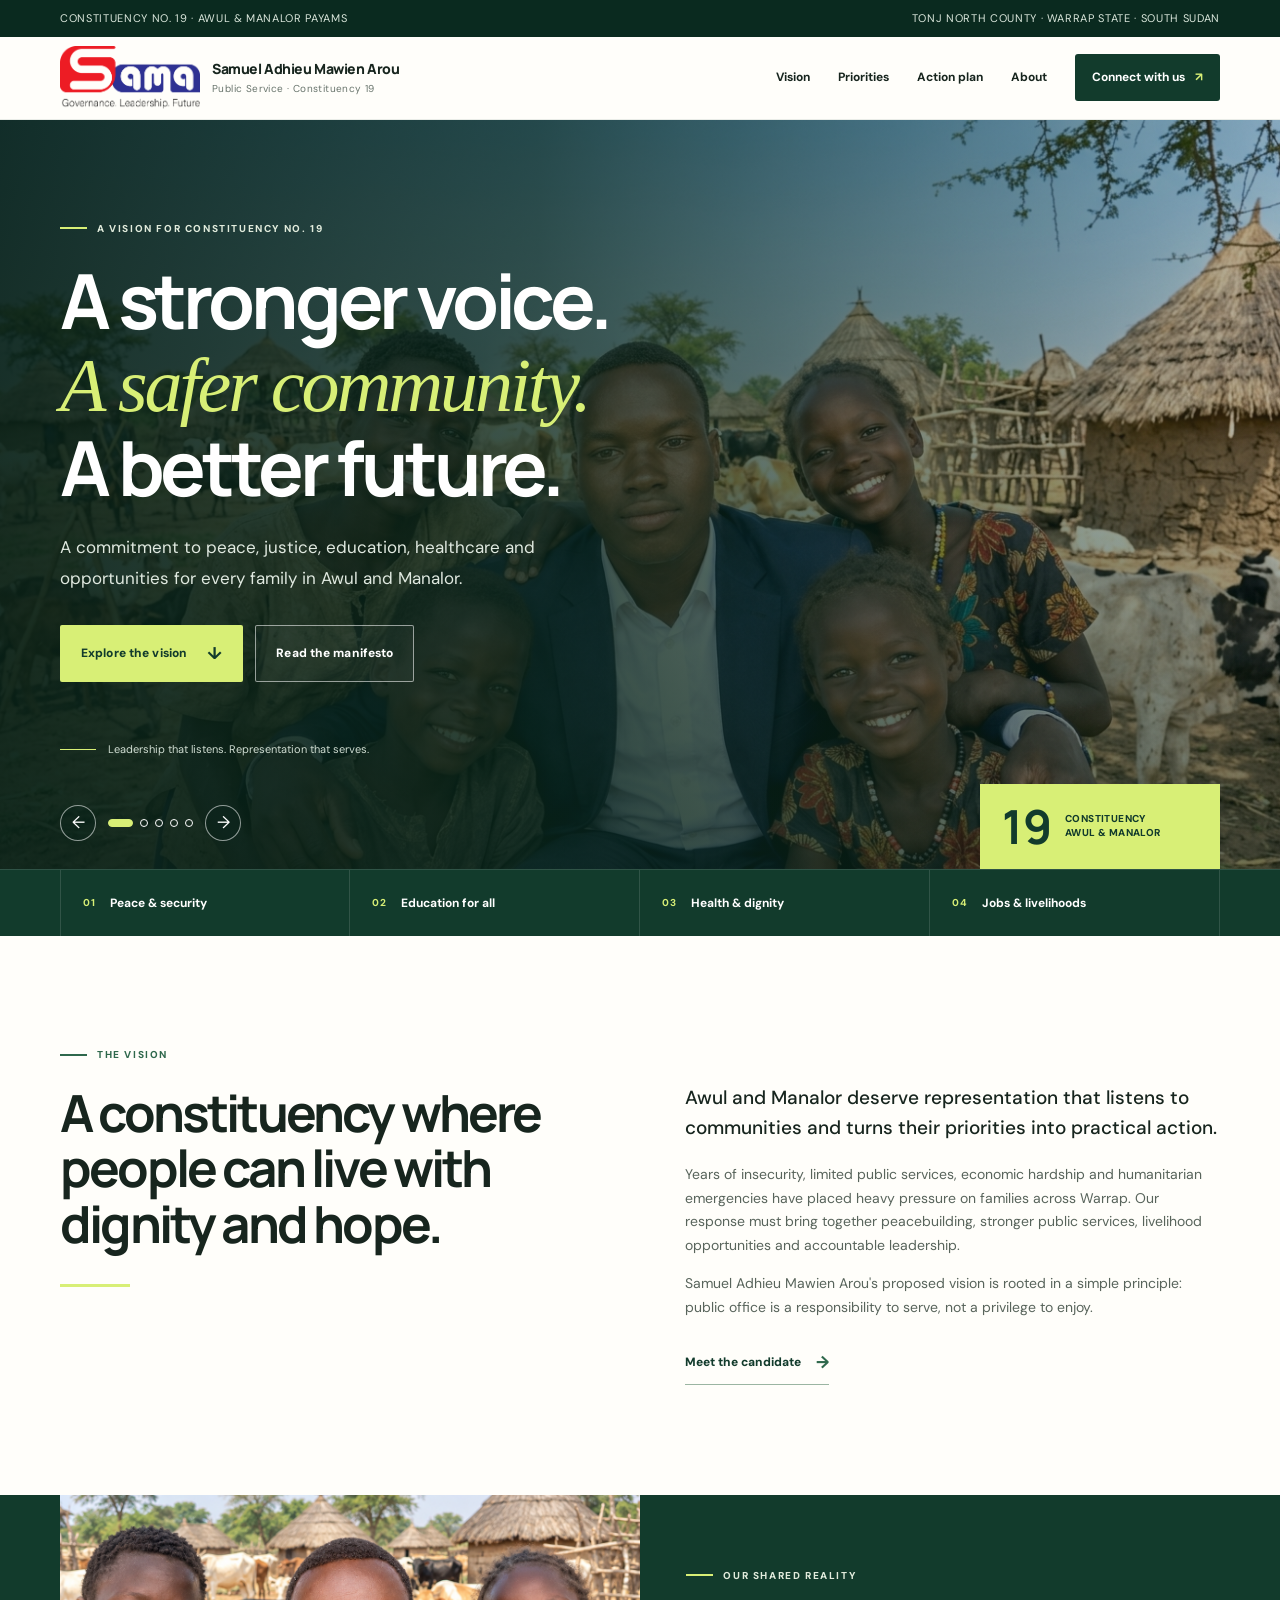
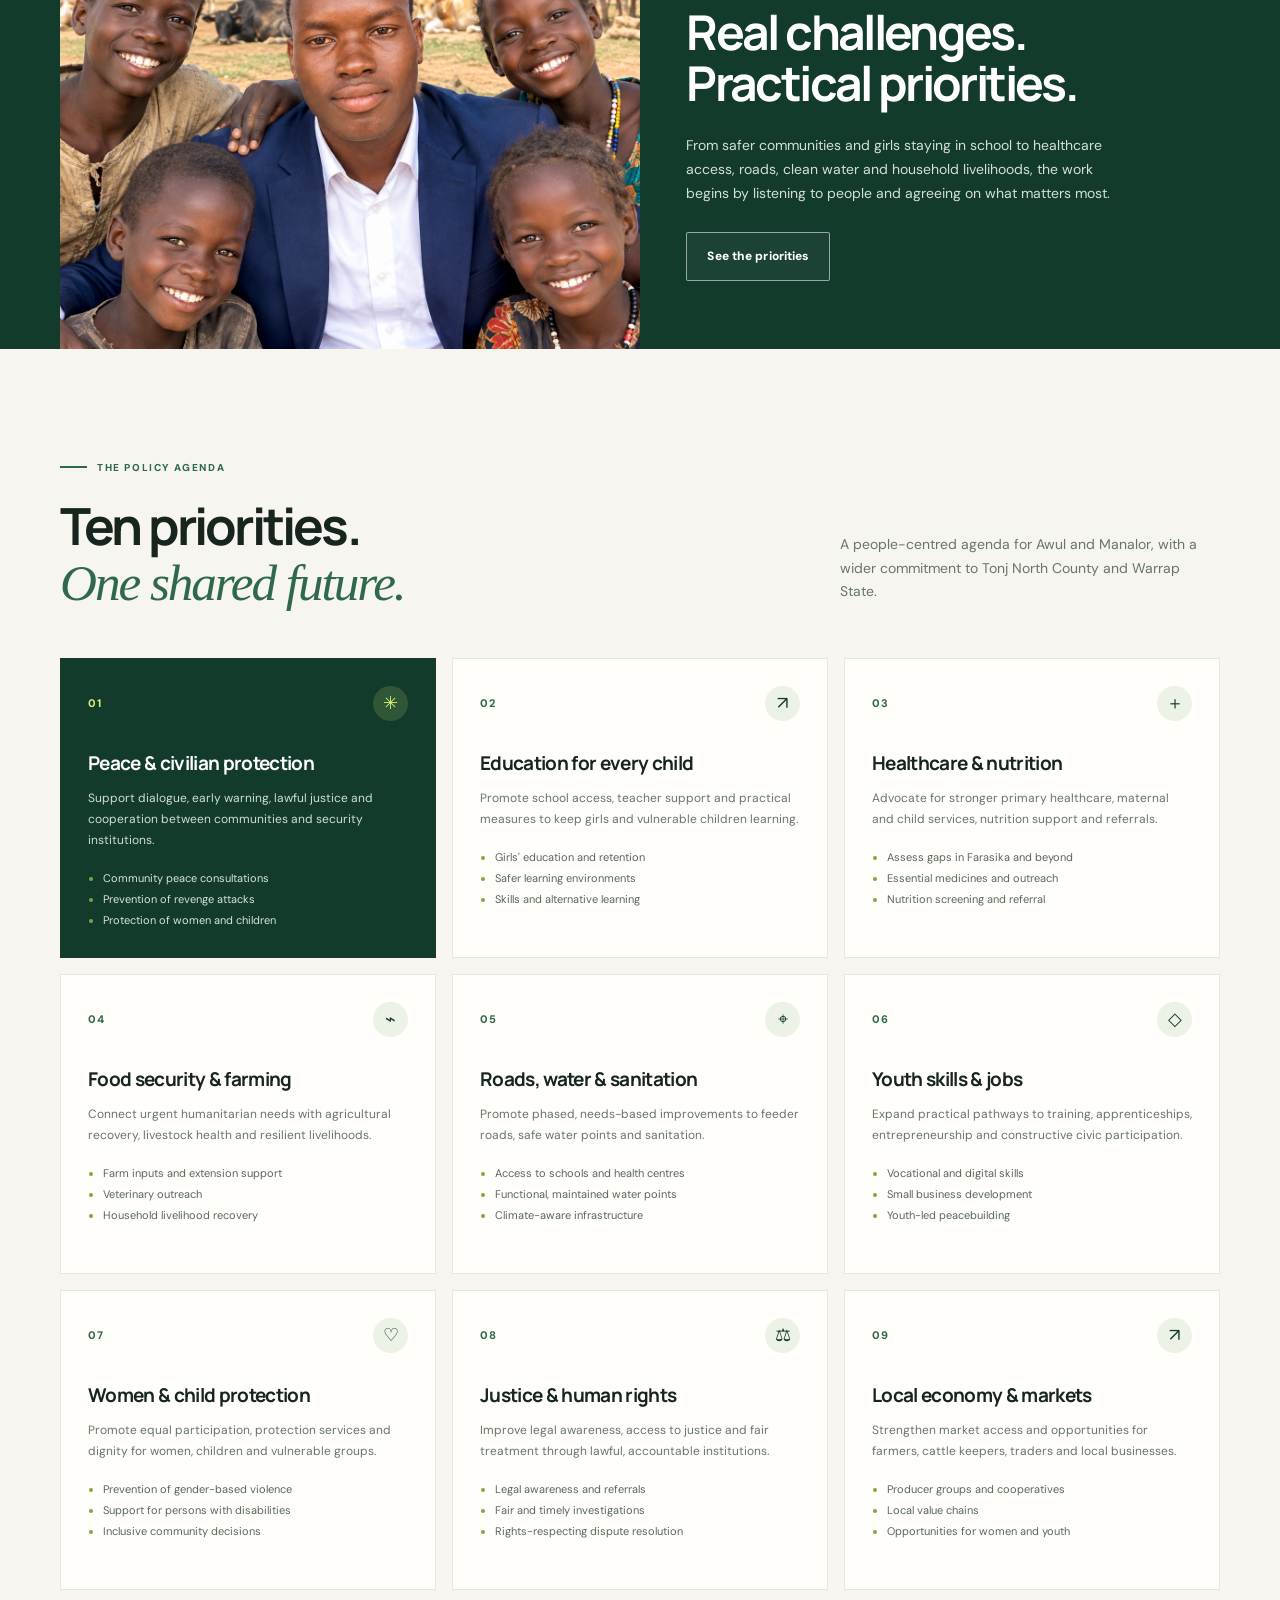
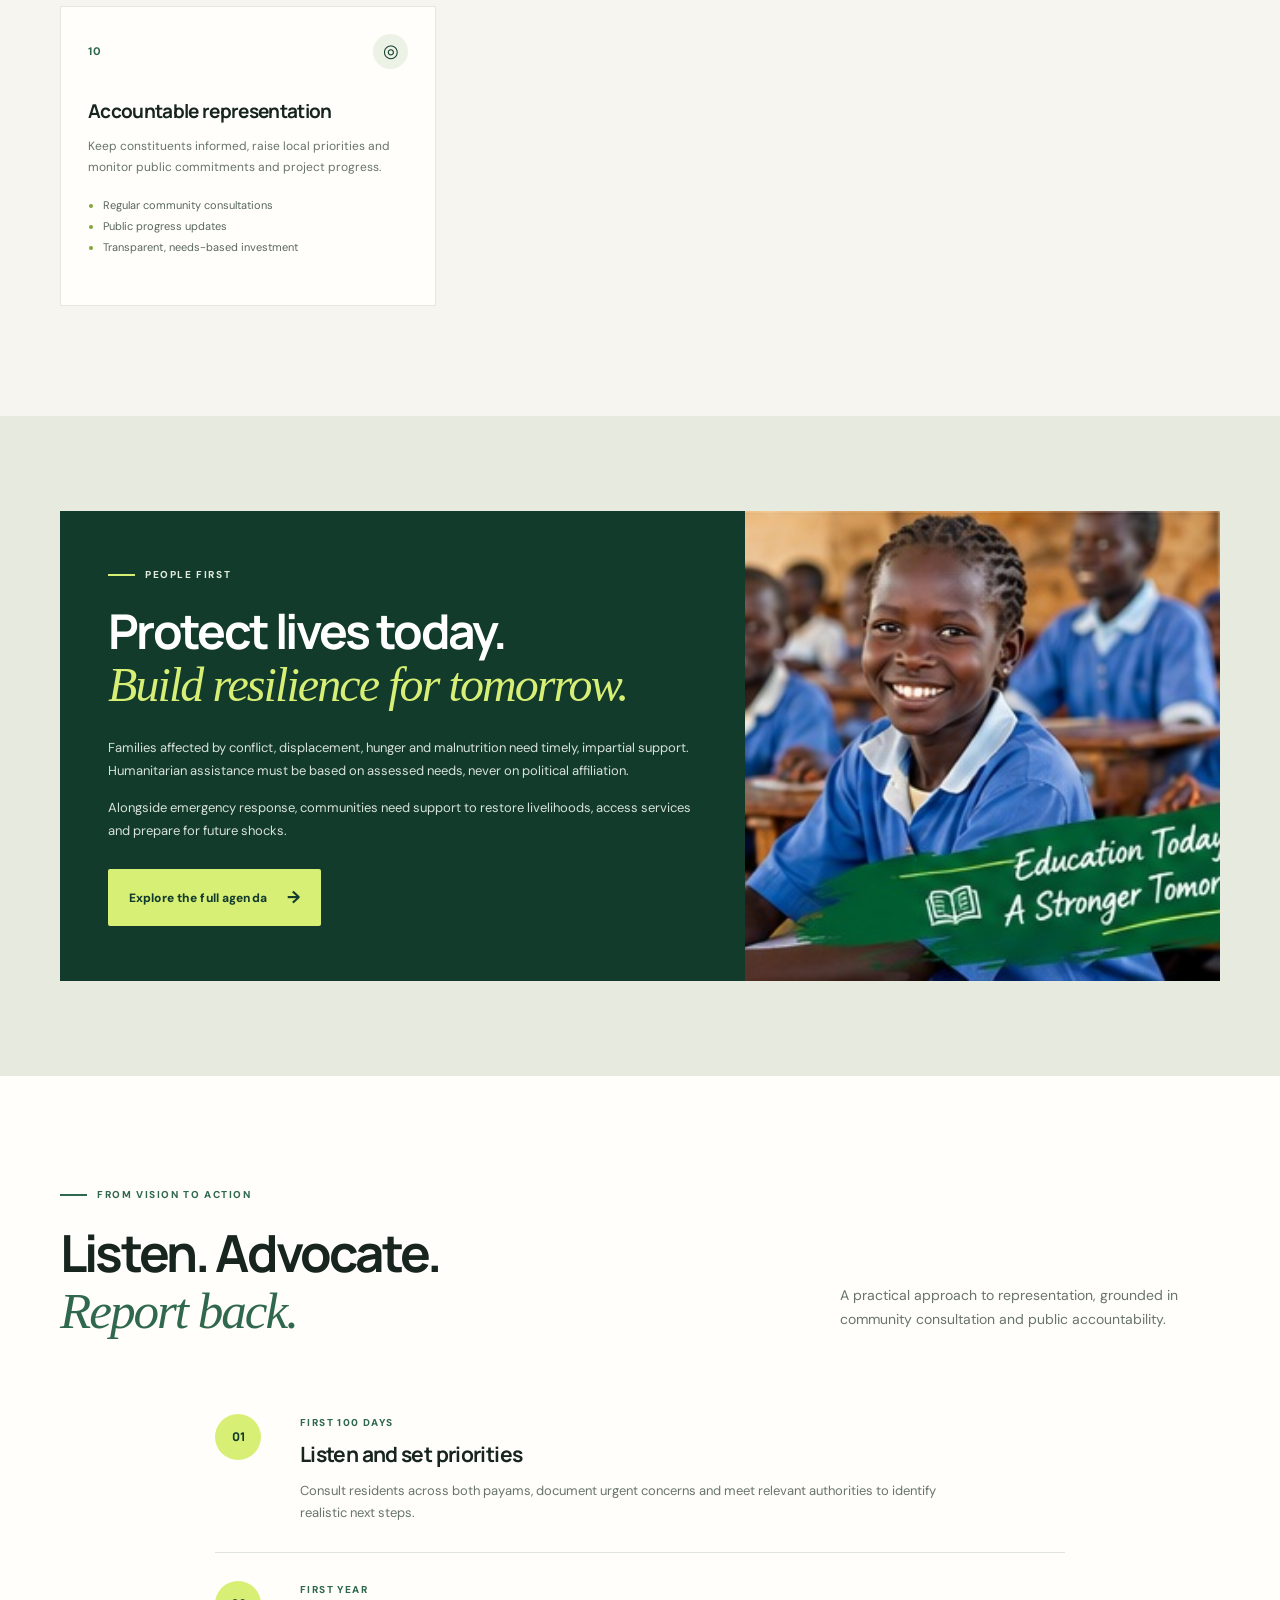
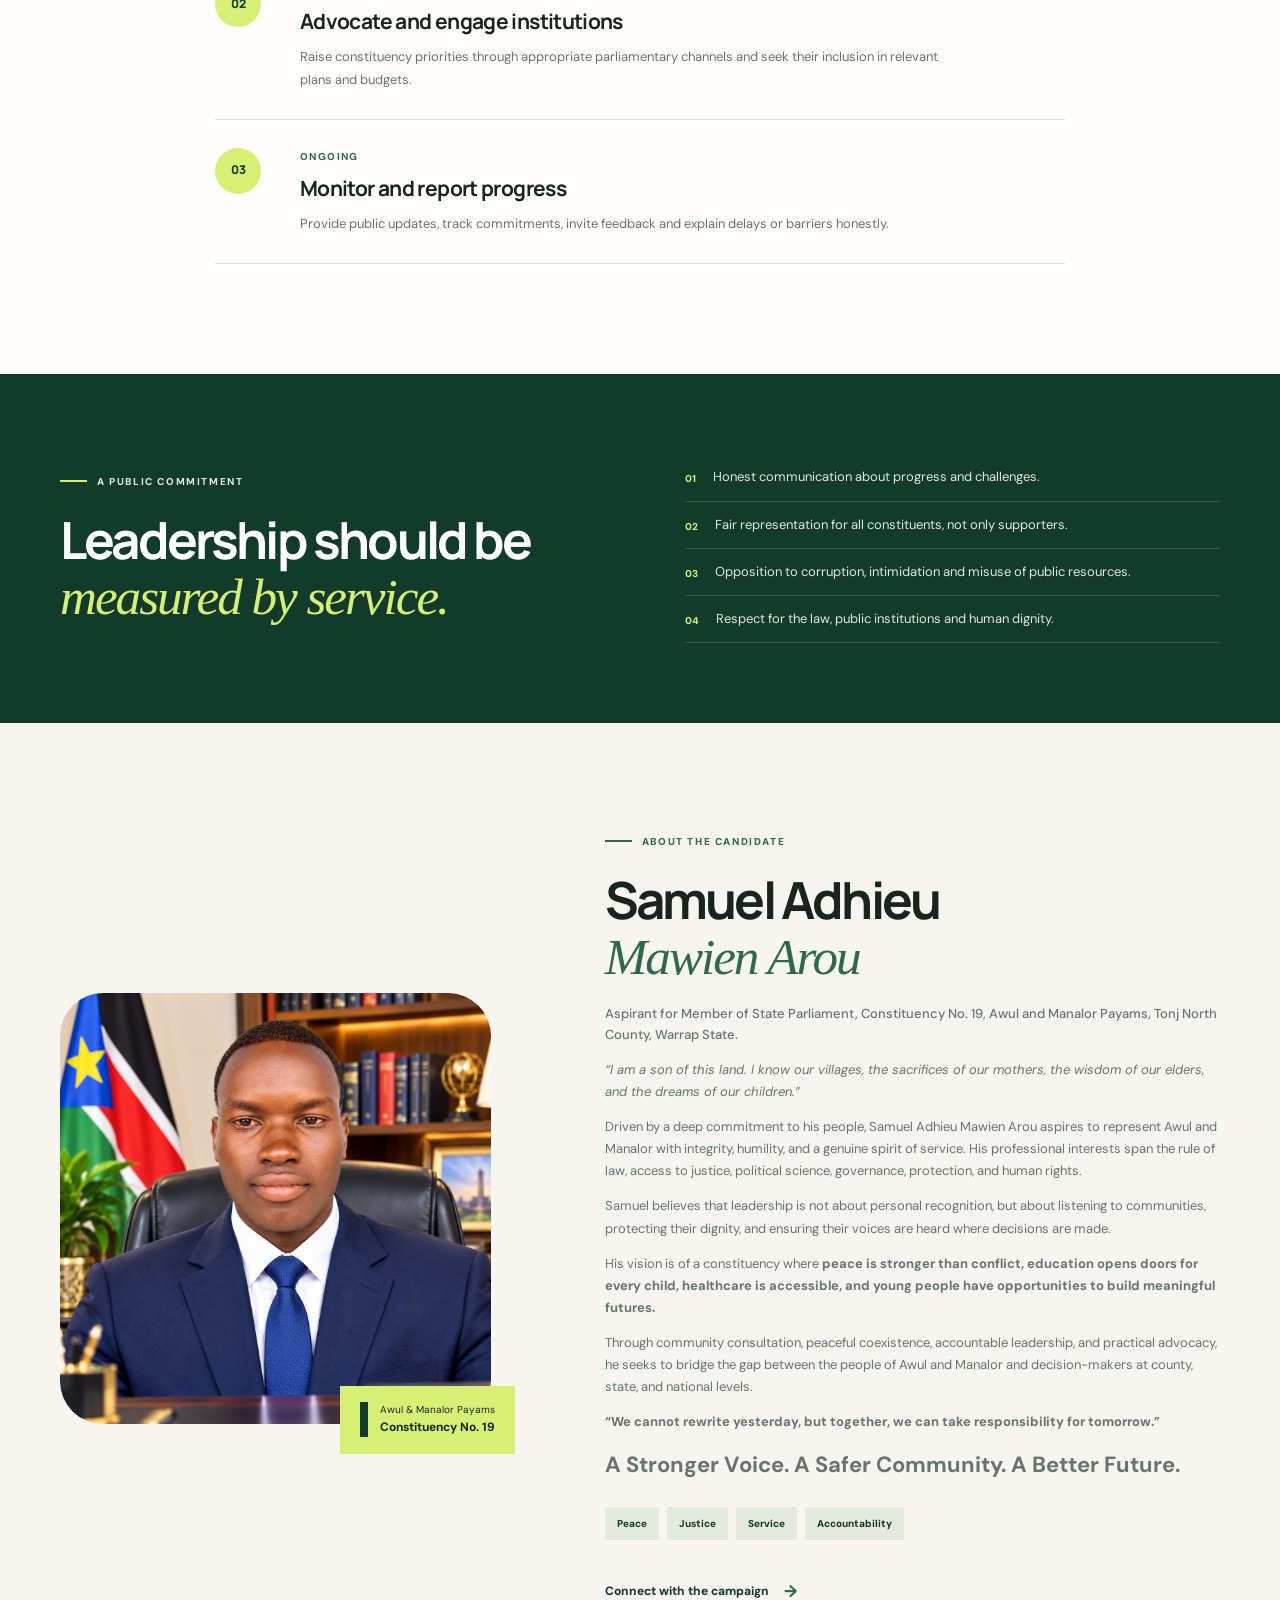
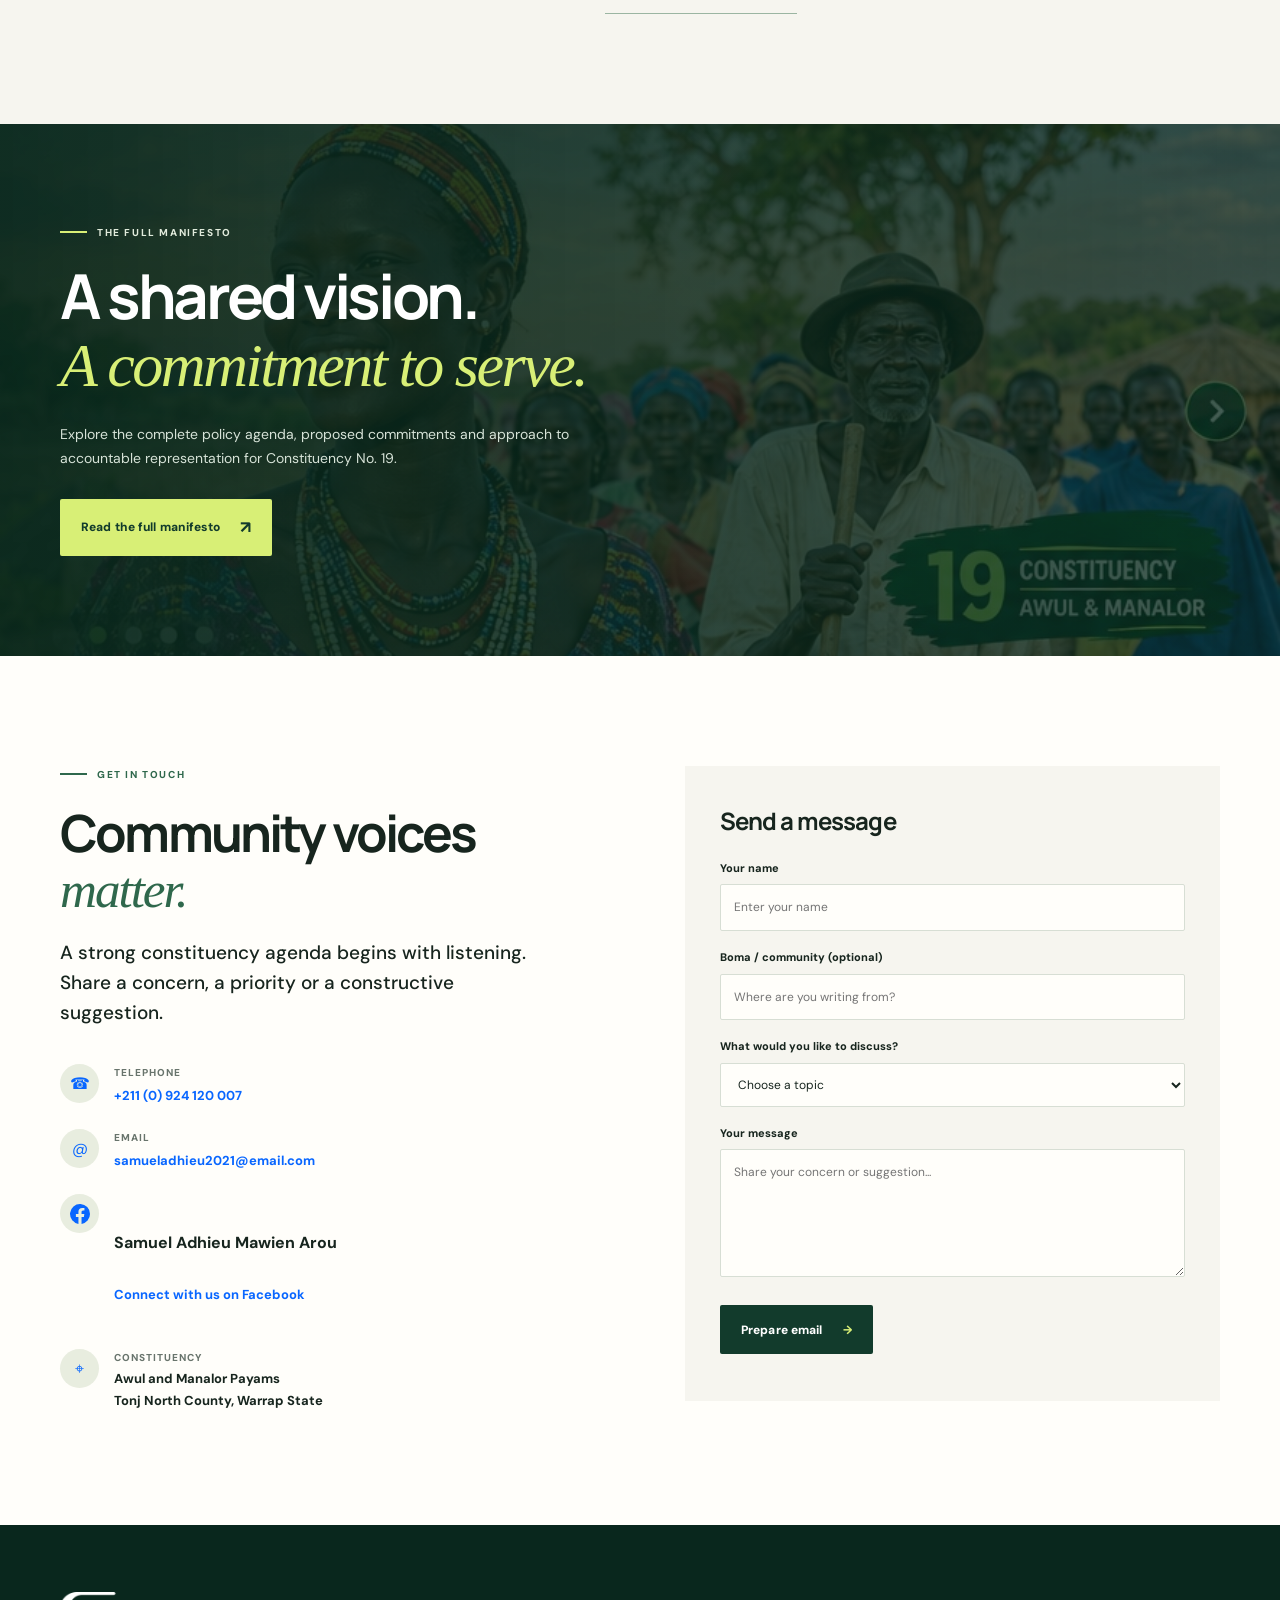
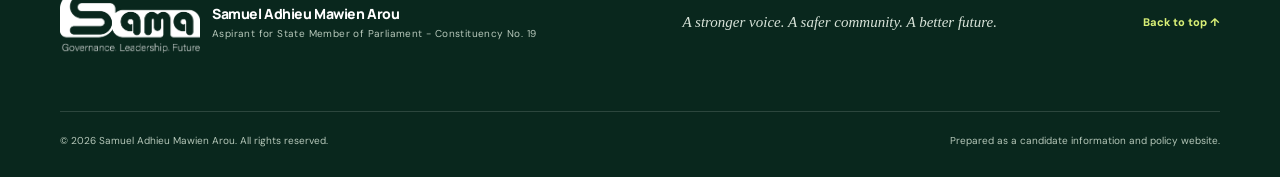
<file: index.html>
<!doctype html>
<html lang="en">
  <head>
    <meta charset="UTF-8" />
    <meta name="viewport" content="width=device-width, initial-scale=1.0" />
    <meta
      name="description"
      content="The public vision and policy priorities of Samuel Adhieu Mawien Arou, aspirant for Member of Parliament for Constituency No. 19, Awul and Manalor Payams, Tonj North County, Warrap State."
    />
    <meta name="theme-color" content="#123b2c" />
    <title>
      Samuel Adhieu Mawien Arou | A Stronger Voice. A Better Future.
    </title>
    <link rel="preconnect" href="https://fonts.googleapis.com" />
    <link rel="preconnect" href="https://fonts.gstatic.com" crossorigin />
    <link
      href="https://fonts.googleapis.com/css2?family=DM+Sans:wght@400;500;600;700&family=Manrope:wght@400;500;600;700;800&display=swap"
      rel="stylesheet"
    />
    <link rel="stylesheet" href="styles.css" />
    <link rel="icon" href="assets/favicon.png" type="image/png" />
  </head>
  <body>
    <a class="skip-link" href="#main">Skip to content</a>

    <div class="topline">
      <div class="container topline-inner">
        <span>Constituency No. 19 · Awul &amp; Manalor Payams</span>
        <span>Tonj North County · Warrap State · South Sudan</span>
      </div>
    </div>

    <header class="site-header" id="top">
      <div class="container nav-wrap">
        <a
          class="brand"
          href="#top"
          aria-label="Samuel Adhieu Mawien Arou home"
        >
          <span class="brand-mark">
            <img src="assets/sama-logo.png" alt="SAMA_Logo" />
          </span>
          <span class="brand-copy"
            ><strong>Samuel Adhieu Mawien Arou</strong
            ><small>Public Service · Constituency 19</small></span
          >
        </a>
        <button
          class="menu-toggle"
          aria-expanded="false"
          aria-controls="primary-nav"
          aria-label="Open navigation"
        >
          <span></span><span></span><span></span>
        </button>
        <nav id="primary-nav" class="primary-nav" aria-label="Main navigation">
          <a href="#vision">Vision</a>
          <a href="#priorities">Priorities</a>
          <a href="#action-plan">Action plan</a>
          <a href="#about">About</a>
          <a class="nav-cta" href="#contact"
            >Connect with us <span aria-hidden="true">↗</span></a
          >
        </nav>
      </div>
    </header>

    <main id="main">
      <section class="hero" aria-label="Campaign highlights">
        <div class="hero-slider" aria-hidden="true">
          <div class="hero-slide is-active">
            <img src="assets/images/hero3.jpg" alt="" fetchpriority="high" />
          </div>
          <div class="hero-slide">
            <img src="assets/images/hero4.jpg" alt="" loading="lazy" />
          </div>
          <div class="hero-slide">
            <img src="assets/images/hero1.jpg" alt="" loading="lazy" />
          </div>
          <div class="hero-slide">
            <img src="assets/images/hero5.jpg" alt="" loading="lazy" />
          </div>
          <div class="hero-slide">
            <img src="assets/images/hero2.jpg" alt="" loading="lazy" />
          </div>
        </div>
        <div class="hero-shade"></div>
        <div class="container hero-content">
          <p class="eyebrow light">
            <span></span> A vision for Constituency No. 19
          </p>
          <h1>
            A stronger voice.<br /><em>A safer community.</em><br />A better
            future.
          </h1>
          <p class="hero-intro">
            A commitment to peace, justice, education, healthcare and
            opportunities for every family in Awul and Manalor.
          </p>
          <div class="hero-actions">
            <a class="button button-lime" href="#priorities"
              >Explore the vision <span>↓</span></a
            >
            <a class="button button-outline-light" href="#manifesto"
              >Read the manifesto</a
            >
          </div>
          <div class="hero-note">
            <span class="note-line"></span
            ><span>Leadership that listens. Representation that serves.</span>
          </div>
        </div>
        <div class="hero-stamp">
          <strong>19</strong><span>Constituency<br />Awul &amp; Manalor</span>
        </div>
        <div class="hero-slider-controls" aria-label="Hero image controls">
          <button
            class="slider-arrow slider-prev"
            type="button"
            aria-label="Previous image"
          >
            &#8592;
          </button>
          <div class="slider-dots" role="group" aria-label="Choose hero image">
            <button
              class="slider-dot is-active"
              type="button"
              aria-label="Show image 1"
              aria-pressed="true"
            ></button>
            <button
              class="slider-dot"
              type="button"
              aria-label="Show image 2"
              aria-pressed="false"
            ></button>
            <button
              class="slider-dot"
              type="button"
              aria-label="Show image 3"
              aria-pressed="false"
            ></button>
            <button
              class="slider-dot"
              type="button"
              aria-label="Show image 4"
              aria-pressed="false"
            ></button>
            <button
              class="slider-dot"
              type="button"
              aria-label="Show image 5"
              aria-pressed="false"
            ></button>
          </div>
          <button
            class="slider-arrow slider-next"
            type="button"
            aria-label="Next image"
          >
            &#8594;
          </button>
        </div>
      </section>

      <section class="promise-strip" aria-label="Campaign priorities">
        <div class="container promise-grid">
          <div>
            <span class="promise-number">01</span
            ><span>Peace &amp; security</span>
          </div>
          <div>
            <span class="promise-number">02</span><span>Education for all</span>
          </div>
          <div>
            <span class="promise-number">03</span
            ><span>Health &amp; dignity</span>
          </div>
          <div>
            <span class="promise-number">04</span
            ><span>Jobs &amp; livelihoods</span>
          </div>
        </div>
      </section>

      <section class="section intro-section" id="vision">
        <div class="container intro-grid">
          <div class="section-heading">
            <p class="eyebrow"><span></span> The vision</p>
            <h2>A constituency where people can live with dignity and hope.</h2>
            <div class="accent-rule"></div>
          </div>
          <div class="intro-copy">
            <p class="lead">
              Awul and Manalor deserve representation that listens to
              communities and turns their priorities into practical action.
            </p>
            <p>
              Years of insecurity, limited public services, economic hardship
              and humanitarian emergencies have placed heavy pressure on
              families across Warrap. Our response must bring together
              peacebuilding, stronger public services, livelihood opportunities
              and accountable leadership.
            </p>
            <p>
              Samuel Adhieu Mawien Arou's proposed vision is rooted in a simple
              principle: public office is a responsibility to serve, not a
              privilege to enjoy.
            </p>
            <a class="text-link" href="#about"
              >Meet the candidate <span>→</span></a
            >
          </div>
        </div>
      </section>

      <section class="context-band">
        <div class="container context-grid">
          <div class="context-photo"></div>
          <div class="context-content">
            <p class="eyebrow light"><span></span> Our shared reality</p>
            <h2>Real challenges.<br />Practical priorities.</h2>
            <p>
              From safer communities and girls staying in school to healthcare
              access, roads, clean water and household livelihoods, the work
              begins by listening to people and agreeing on what matters most.
            </p>
            <a class="button button-outline-light" href="#priorities"
              >See the priorities</a
            >
          </div>
        </div>
      </section>

      <section class="section priorities-section" id="priorities">
        <div class="container">
          <div class="section-top">
            <div>
              <p class="eyebrow"><span></span> The policy agenda</p>
              <h2>Ten priorities.<br /><em>One shared future.</em></h2>
            </div>
            <p class="section-summary">
              A people-centred agenda for Awul and Manalor, with a wider
              commitment to Tonj North County and Warrap State.
            </p>
          </div>
          <div class="priority-grid">
            <article class="priority-card featured">
              <div class="card-top">
                <span class="card-number">01</span
                ><span class="card-icon">✳</span>
              </div>
              <h3>Peace &amp; civilian protection</h3>
              <p>
                Support dialogue, early warning, lawful justice and cooperation
                between communities and security institutions.
              </p>
              <ul>
                <li>Community peace consultations</li>
                <li>Prevention of revenge attacks</li>
                <li>Protection of women and children</li>
              </ul>
            </article>
            <article class="priority-card">
              <div class="card-top">
                <span class="card-number">02</span
                ><span class="card-icon">↗</span>
              </div>
              <h3>Education for every child</h3>
              <p>
                Promote school access, teacher support and practical measures to
                keep girls and vulnerable children learning.
              </p>
              <ul>
                <li>Girls' education and retention</li>
                <li>Safer learning environments</li>
                <li>Skills and alternative learning</li>
              </ul>
            </article>
            <article class="priority-card">
              <div class="card-top">
                <span class="card-number">03</span
                ><span class="card-icon">＋</span>
              </div>
              <h3>Healthcare &amp; nutrition</h3>
              <p>
                Advocate for stronger primary healthcare, maternal and child
                services, nutrition support and referrals.
              </p>
              <ul>
                <li>Assess gaps in Farasika and beyond</li>
                <li>Essential medicines and outreach</li>
                <li>Nutrition screening and referral</li>
              </ul>
            </article>
            <article class="priority-card">
              <div class="card-top">
                <span class="card-number">04</span
                ><span class="card-icon">⌁</span>
              </div>
              <h3>Food security &amp; farming</h3>
              <p>
                Connect urgent humanitarian needs with agricultural recovery,
                livestock health and resilient livelihoods.
              </p>
              <ul>
                <li>Farm inputs and extension support</li>
                <li>Veterinary outreach</li>
                <li>Household livelihood recovery</li>
              </ul>
            </article>
            <article class="priority-card">
              <div class="card-top">
                <span class="card-number">05</span
                ><span class="card-icon">⌖</span>
              </div>
              <h3>Roads, water &amp; sanitation</h3>
              <p>
                Promote phased, needs-based improvements to feeder roads, safe
                water points and sanitation.
              </p>
              <ul>
                <li>Access to schools and health centres</li>
                <li>Functional, maintained water points</li>
                <li>Climate-aware infrastructure</li>
              </ul>
            </article>
            <article class="priority-card">
              <div class="card-top">
                <span class="card-number">06</span
                ><span class="card-icon">◇</span>
              </div>
              <h3>Youth skills &amp; jobs</h3>
              <p>
                Expand practical pathways to training, apprenticeships,
                entrepreneurship and constructive civic participation.
              </p>
              <ul>
                <li>Vocational and digital skills</li>
                <li>Small business development</li>
                <li>Youth-led peacebuilding</li>
              </ul>
            </article>
            <article class="priority-card">
              <div class="card-top">
                <span class="card-number">07</span
                ><span class="card-icon">♡</span>
              </div>
              <h3>Women &amp; child protection</h3>
              <p>
                Promote equal participation, protection services and dignity for
                women, children and vulnerable groups.
              </p>
              <ul>
                <li>Prevention of gender-based violence</li>
                <li>Support for persons with disabilities</li>
                <li>Inclusive community decisions</li>
              </ul>
            </article>
            <article class="priority-card">
              <div class="card-top">
                <span class="card-number">08</span
                ><span class="card-icon">⚖</span>
              </div>
              <h3>Justice &amp; human rights</h3>
              <p>
                Improve legal awareness, access to justice and fair treatment
                through lawful, accountable institutions.
              </p>
              <ul>
                <li>Legal awareness and referrals</li>
                <li>Fair and timely investigations</li>
                <li>Rights-respecting dispute resolution</li>
              </ul>
            </article>
            <article class="priority-card">
              <div class="card-top">
                <span class="card-number">09</span
                ><span class="card-icon">↗</span>
              </div>
              <h3>Local economy &amp; markets</h3>
              <p>
                Strengthen market access and opportunities for farmers, cattle
                keepers, traders and local businesses.
              </p>
              <ul>
                <li>Producer groups and cooperatives</li>
                <li>Local value chains</li>
                <li>Opportunities for women and youth</li>
              </ul>
            </article>
            <article class="priority-card">
              <div class="card-top">
                <span class="card-number">10</span
                ><span class="card-icon">◎</span>
              </div>
              <h3>Accountable representation</h3>
              <p>
                Keep constituents informed, raise local priorities and monitor
                public commitments and project progress.
              </p>
              <ul>
                <li>Regular community consultations</li>
                <li>Public progress updates</li>
                <li>Transparent, needs-based investment</li>
              </ul>
            </article>
          </div>
        </div>
      </section>

      <section class="humanitarian-section">
        <div class="container humanitarian-grid">
          <div class="humanitarian-copy">
            <p class="eyebrow light"><span></span> People first</p>
            <h2>
              Protect lives today.<br /><em>Build resilience for tomorrow.</em>
            </h2>
            <p>
              Families affected by conflict, displacement, hunger and
              malnutrition need timely, impartial support. Humanitarian
              assistance must be based on assessed needs, never on political
              affiliation.
            </p>
            <p>
              Alongside emergency response, communities need support to restore
              livelihoods, access services and prepare for future shocks.
            </p>
            <a class="button button-lime" href="#manifesto"
              >Explore the full agenda <span>→</span></a
            >
          </div>
          <div
            class="humanitarian-image"
            role="img"
            aria-label="Community members working together in a rural setting"
          ></div>
        </div>
      </section>

      <section class="section action-section" id="action-plan">
        <div class="container">
          <div class="section-top">
            <div>
              <p class="eyebrow"><span></span> From vision to action</p>
              <h2>Listen. Advocate.<br /><em>Report back.</em></h2>
            </div>
            <p class="section-summary">
              A practical approach to representation, grounded in community
              consultation and public accountability.
            </p>
          </div>
          <div class="timeline">
            <article class="timeline-item">
              <span class="timeline-dot">01</span>
              <div>
                <p class="timeline-label">First 100 days</p>
                <h3>Listen and set priorities</h3>
                <p>
                  Consult residents across both payams, document urgent concerns
                  and meet relevant authorities to identify realistic next
                  steps.
                </p>
              </div>
            </article>
            <article class="timeline-item">
              <span class="timeline-dot">02</span>
              <div>
                <p class="timeline-label">First year</p>
                <h3>Advocate and engage institutions</h3>
                <p>
                  Raise constituency priorities through appropriate
                  parliamentary channels and seek their inclusion in relevant
                  plans and budgets.
                </p>
              </div>
            </article>
            <article class="timeline-item">
              <span class="timeline-dot">03</span>
              <div>
                <p class="timeline-label">Ongoing</p>
                <h3>Monitor and report progress</h3>
                <p>
                  Provide public updates, track commitments, invite feedback and
                  explain delays or barriers honestly.
                </p>
              </div>
            </article>
          </div>
         
        </div>
      </section>

      <section class="accountability-band">
        <div class="container accountability-inner">
          <div>
            <p class="eyebrow light"><span></span> A public commitment</p>
            <h2>Leadership should be<br /><em>measured by service.</em></h2>
          </div>
          <div class="accountability-points">
            <p>
              <span>01</span> Honest communication about progress and
              challenges.
            </p>
            <p>
              <span>02</span> Fair representation for all constituents, not only
              supporters.
            </p>
            <p>
              <span>03</span> Opposition to corruption, intimidation and misuse
              of public resources.
            </p>
            <p>
              <span>04</span> Respect for the law, public institutions and human
              dignity.
            </p>
          </div>
        </div>
      </section>

      <section class="section about-section" id="about">
        <div class="container about-grid">
          <div class="about-visual">
            <div class="portrait-initials">
              <img src="assets/sama-official.png" alt="" />
            </div>

            <div class="about-caption">
              <span class="caption-mark"></span
              ><span
                >Awul &amp; Manalor Payams<br /><strong
                  >Constituency No. 19</strong
                ></span
              >
            </div>
          </div>
          <div class="about-copy">
            <p class="eyebrow"><span></span> About the candidate</p>
            <h2>Samuel Adhieu<br /><em>Mawien Arou</em></h2>
            <p class="lead">
              Aspirant for Member of State Parliament, Constituency No. 19, Awul and Manalor Payams, Tonj North County, Warrap State.
            </p>
            <p>
              <em>  “I am a son of this land. I know our villages, the sacrifices of our mothers, 
                the wisdom of our elders, and the dreams of our children.”</em>
            </p>
            <p>
              Driven by a deep commitment to his people, Samuel Adhieu Mawien Arou aspires to represent Awul and Manalor with integrity, humility, and a genuine spirit of service. His professional interests span the rule of law, 
              access to justice, political science, governance, protection, and human rights.
            </p>

            <p>
              Samuel believes that leadership is not about personal recognition, but about listening to communities, 
              protecting their dignity, and ensuring their voices are heard where decisions are made.
            </p>

             <p>
              His vision is of a constituency where <strong>   peace is stronger than conflict, 
                education opens doors for every child, healthcare is accessible, 
                and young people have opportunities to build meaningful futures.</strong>
            </p>

             <p>
              Through community consultation, peaceful coexistence, accountable leadership, and practical advocacy, 
               he seeks to bridge the gap between the people of Awul and Manalor and decision-makers at county, state, and national levels.
            </p>

             <p>
              <strong>  “We cannot rewrite yesterday, but together, we can take responsibility for tomorrow.”</strong>
            </p>

                       <p>
              <Strong style="font-size: 22px;">  A Stronger Voice. A Safer Community. A Better Future.</Strong>
            </p>
            <div class="about-values">
              <span>Peace</span><span>Justice</span><span>Service</span
              ><span>Accountability</span>
            </div>
            <a class="text-link" href="#contact"
              >Connect with the campaign <span>→</span></a
            >
          </div>
        </div>
      </section>

      <section class="manifesto-cta" id="manifesto">
        <div class="manifesto-bg"></div>
        <div class="container manifesto-content">
          <p class="eyebrow light"><span></span> The full manifesto</p>
          <h2>A shared vision.<br /><em>A commitment to serve.</em></h2>
          <p>
            Explore the complete policy agenda, proposed commitments and
            approach to accountable representation for Constituency No. 19.
          </p>
          <a class="button button-lime" href="manifesto.html"
            >Read the full manifesto <span>↗</span></a
          >
        </div>
      </section>

      <section class="section contact-section" id="contact">
        <div class="container contact-grid">
          <div>
            <p class="eyebrow"><span></span> Get in touch</p>
            <h2>Community voices<br /><em>matter.</em></h2>
            <p class="lead">
              A strong constituency agenda begins with listening. Share a
              concern, a priority or a constructive suggestion.
            </p>
            <div class="contact-details">
              <div>
                <span class="contact-icon">☎</span>
                <div>
                  <small>Telephone</small
                  ><a href="tel:+211924120007">+211 (0) 924 120 007</a>
                </div>
              </div>
              <div>
                <span class="contact-icon">@</span>
                <div>
                  <small>Email</small
                  ><a href="mailto:samueladhieu2021@email.com" target="_blank"
                    >samueladhieu2021@email.com</a
                  >
                </div>
              </div>
              <!-- Facebook Contact -->
              <div class="contact-item">
                <div class="contact-icon">
                  <svg
                    xmlns="http://www.w3.org/2000/svg"
                    width="24"
                    height="24"
                    viewBox="0 0 24 24"
                    fill="currentColor"
                    aria-hidden="true"
                  >
                    <path
                      d="M22 12a10 10 0 1 0-11.56 9.88v-6.99H7.9V12h2.54V9.8c0-2.5 1.49-3.89 3.77-3.89 1.09 0 2.23.19 2.23.19v2.46h-1.26c-1.24 0-1.63.77-1.63 1.56V12h2.77l-.44 2.89h-2.33v6.99A10 10 0 0 0 22 12z"
                    />
                  </svg>
                </div>

                <div class="contact-details">
                  <h4>Samuel Adhieu Mawien Arou</h4>
                  <a
                    href="https://www.facebook.com/profile.php?id=100009499347757"
                    target="_blank"
                    rel="noopener noreferrer"
                    aria-label="Visit Facebook profile"
                  >
                    Connect with us on Facebook
                  </a>
                </div>
              </div>
              <div>
                <span class="contact-icon">⌖</span>
                <div>
                  <small>Constituency</small>
                  <p>
                    Awul and Manalor Payams<br />Tonj North County, Warrap State
                  </p>
                </div>
              </div>
            </div>
          </div>
          <form class="contact-form" id="contact-form">
            <h3>Send a message</h3>
           
            <label for="name">Your name</label
            ><input
              id="name"
              name="name"
              type="text"
              autocomplete="name"
              required
              placeholder="Enter your name"
            />
            <label for="community">Boma / community (optional)</label
            ><input
              id="community"
              name="community"
              type="text"
              placeholder="Where are you writing from?"
            />
            <label for="topic">What would you like to discuss?</label>
            <select id="topic" name="topic" required>
              <option value="">Choose a topic</option>
              <option>Peace and security</option>
              <option>Education</option>
              <option>Health and nutrition</option>
              <option>Roads, water and sanitation</option>
              <option>Youth and livelihoods</option>
              <option>Justice and accountability</option>
              <option>Other community concern</option>
            </select>
            <label for="message">Your message</label
            ><textarea
              id="message"
              name="message"
              rows="5"
              required
              placeholder="Share your concern or suggestion..."
            ></textarea>

            <button
              href="mailto:samueladhieu2021@email.com"
              class="button button-dark"
              type="submit"
            >
              Prepare email <span>→</span>
            </button>
            <p
              class="form-status"
              id="form-status"
              role="status"
              aria-live="polite"
            ></p>
          </form>
        </div>
      </section>
    </main>

    <footer class="site-footer">
      <div class="container footer-main">
        <a class="brand brand-footer" href="#top"
          ><span class="brand-mark">
            <img src="assets/sama-logo-bw.png" alt="SAMA_Logo-white" /> </span
          ><span class="brand-copy"
            ><strong>Samuel Adhieu Mawien Arou</strong
            ><small
              >Aspirant for State Member of Parliament - Constituency No.
              19</small
            ></span
          ></a
        >
        <p>A stronger voice. A safer community. A better future.</p>
        <a class="back-top" href="#top">Back to top ↑</a>
      </div>
      <div class="container footer-bottom">
        <span
          >© <span id="year"></span> Samuel Adhieu Mawien Arou. All rights
          reserved.</span
        ><span>Prepared as a candidate information and policy website.</span>
      </div>
      
    </footer>

    <script src="script.js"></script>
  </body>
</html>
</file>
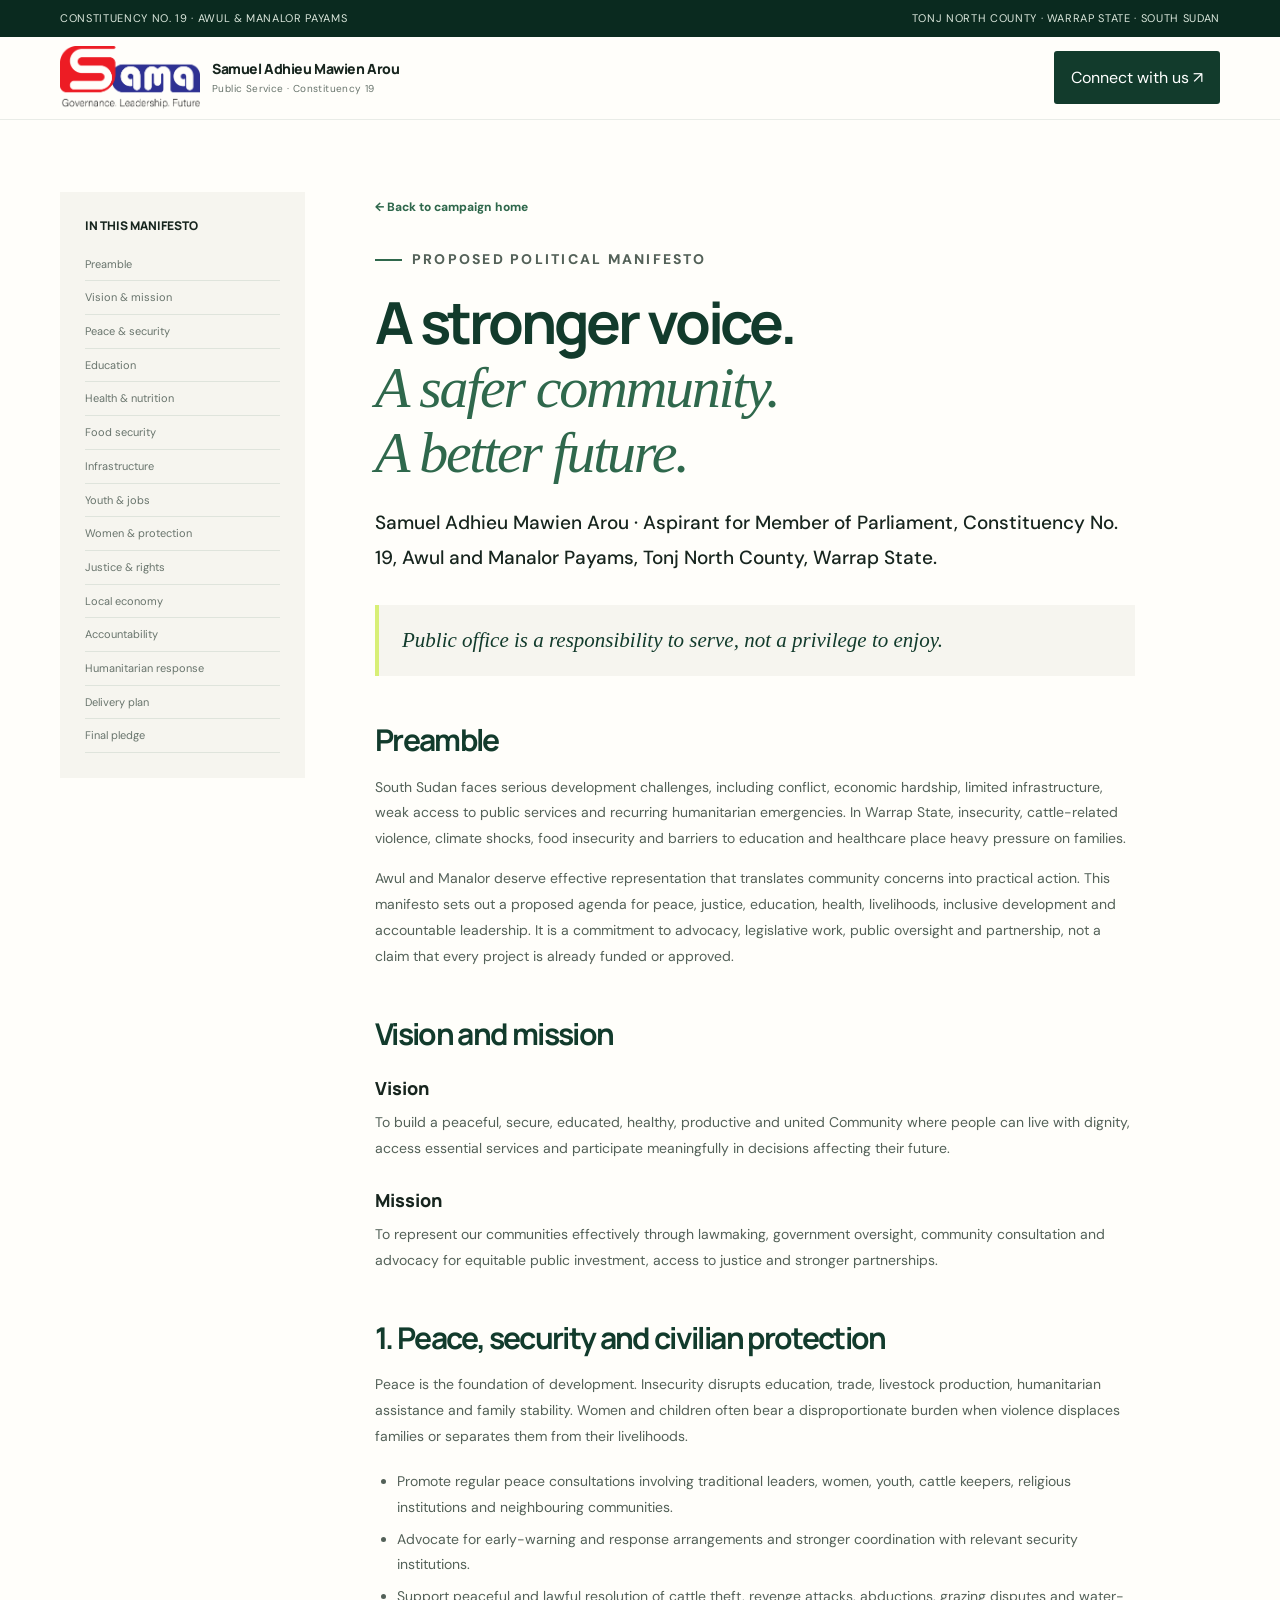
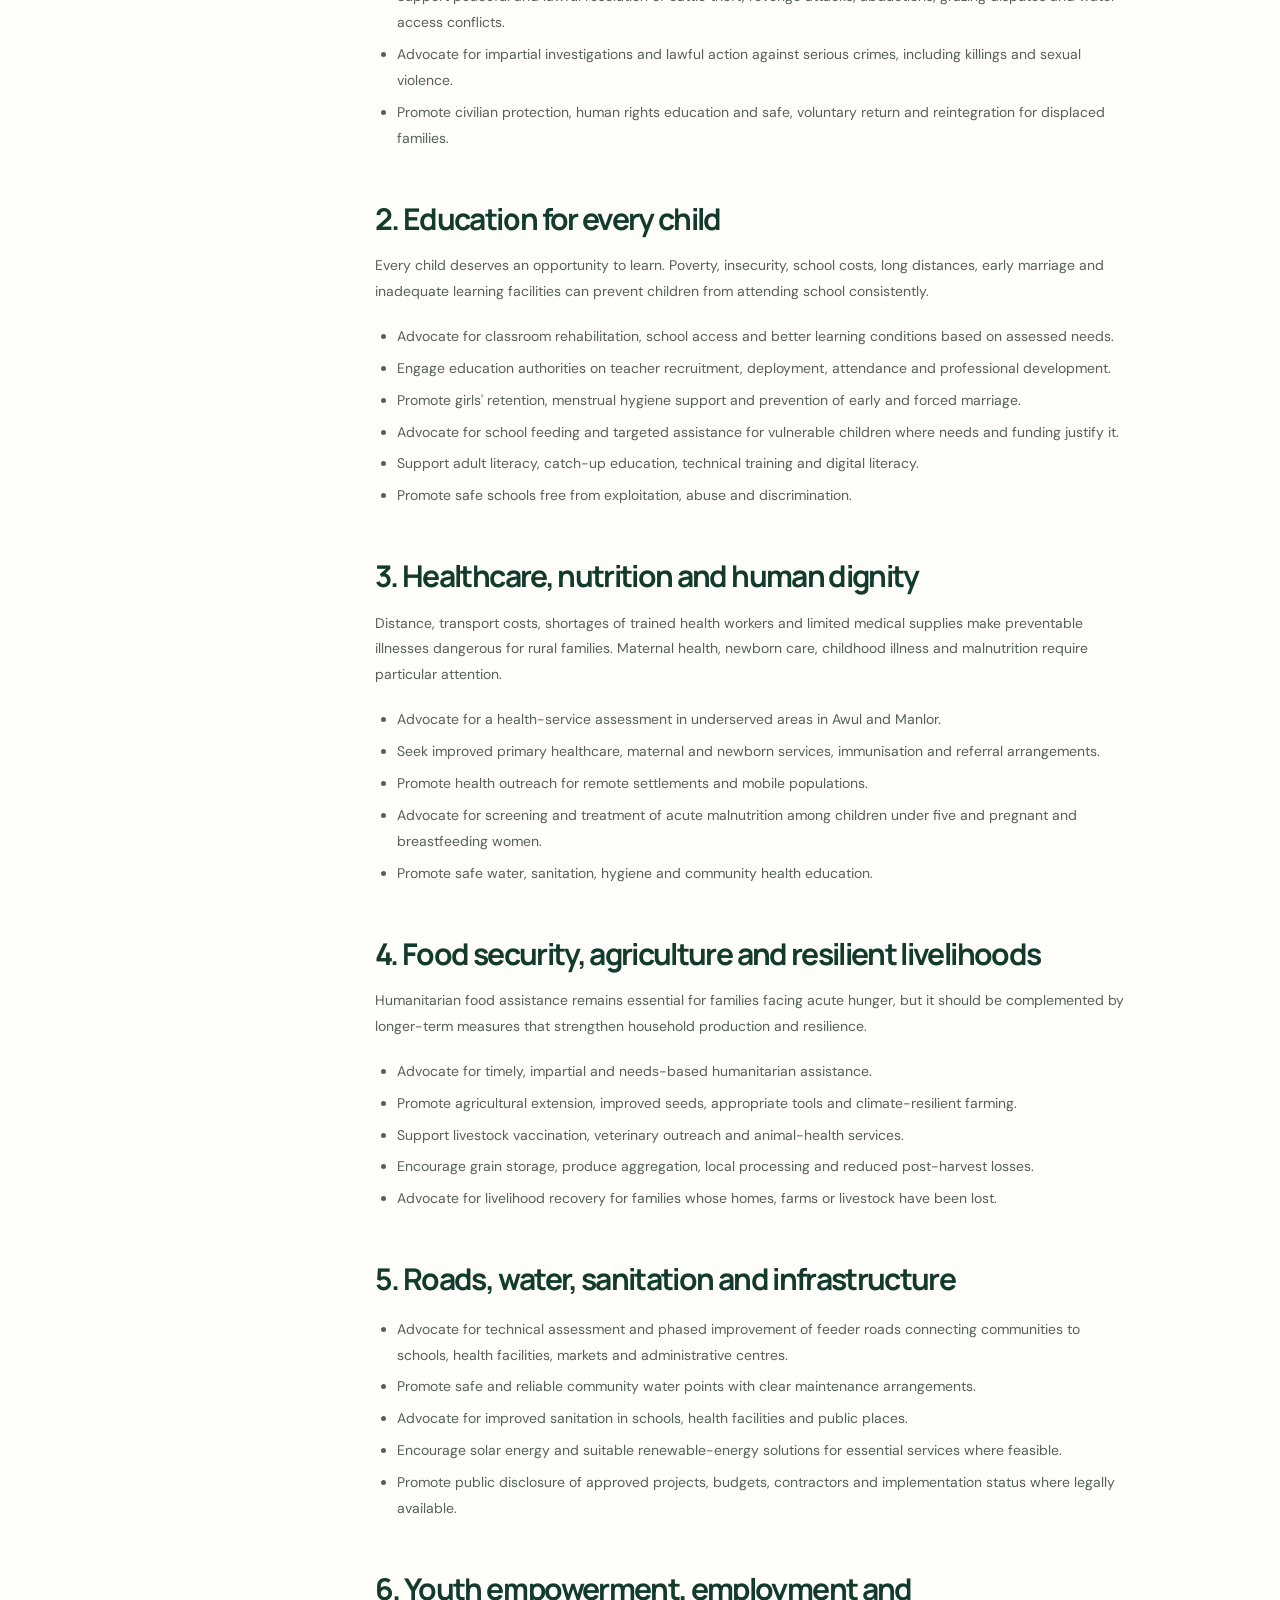
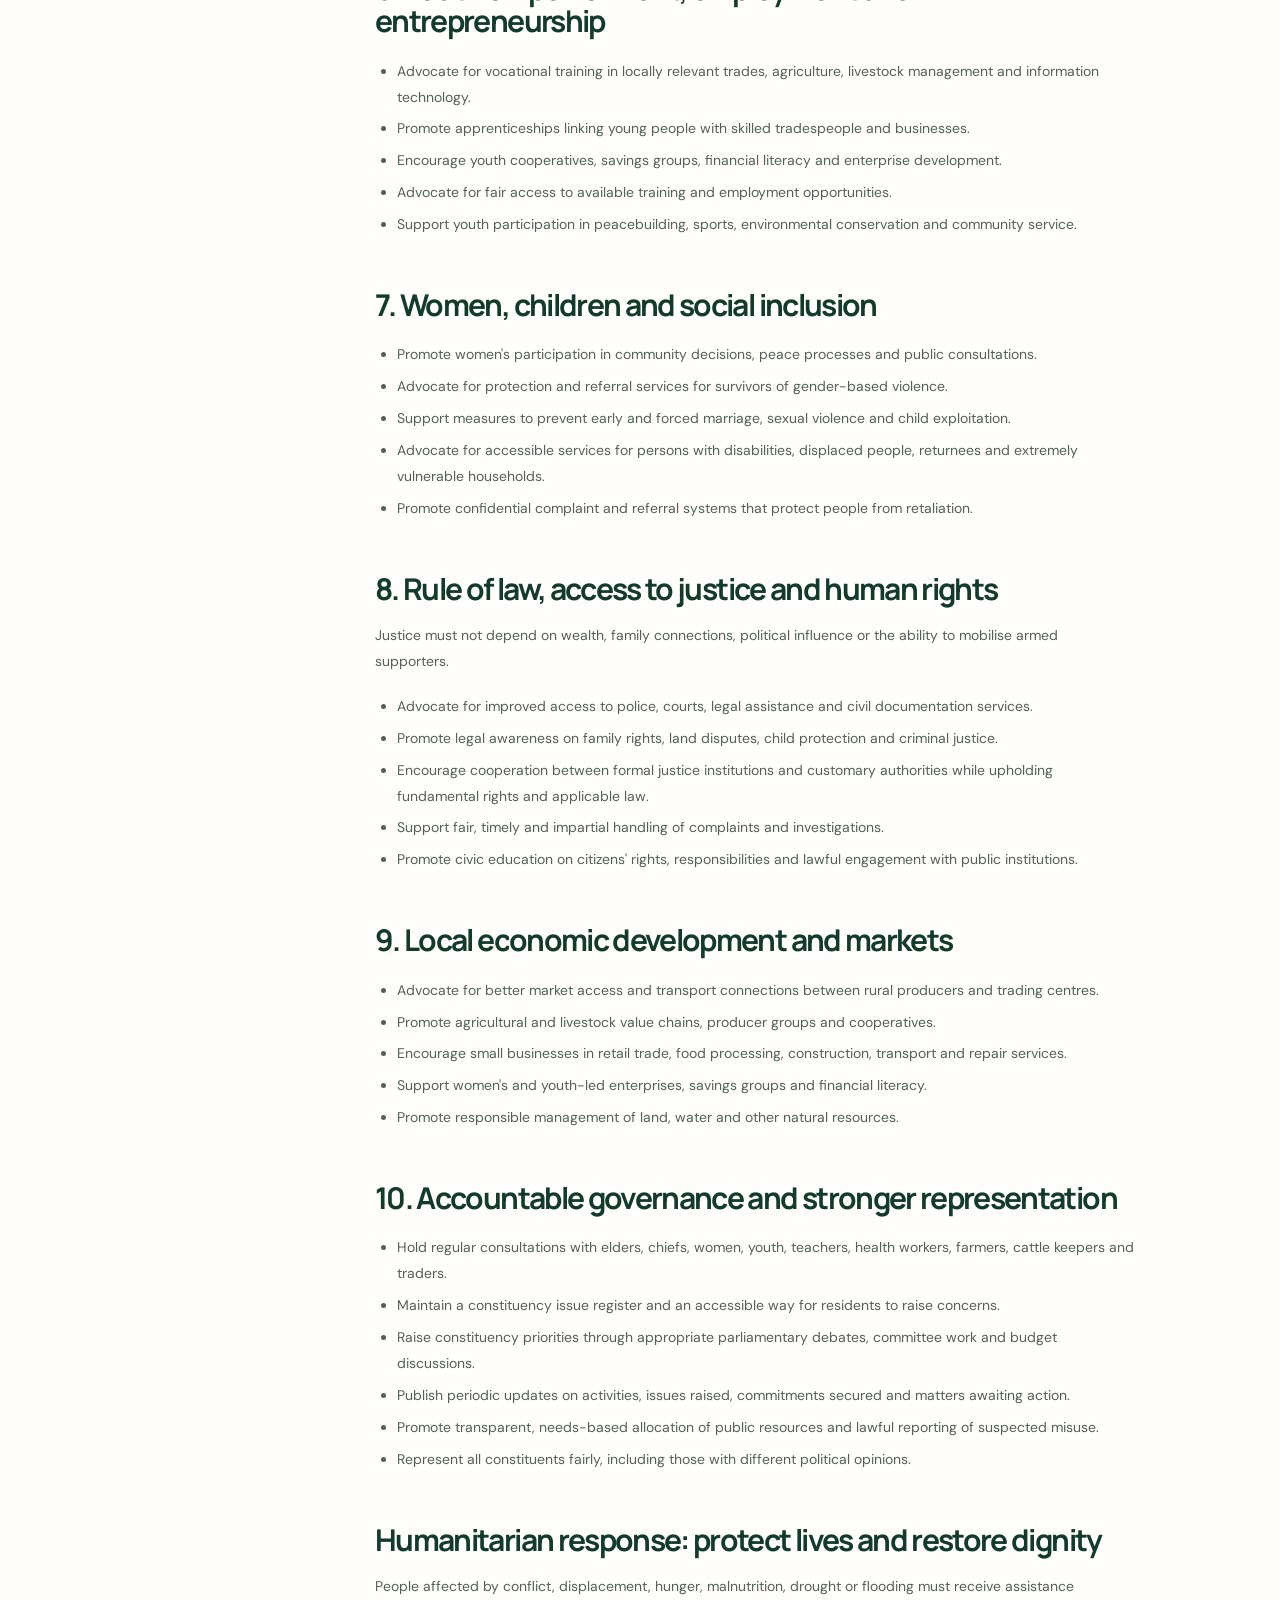
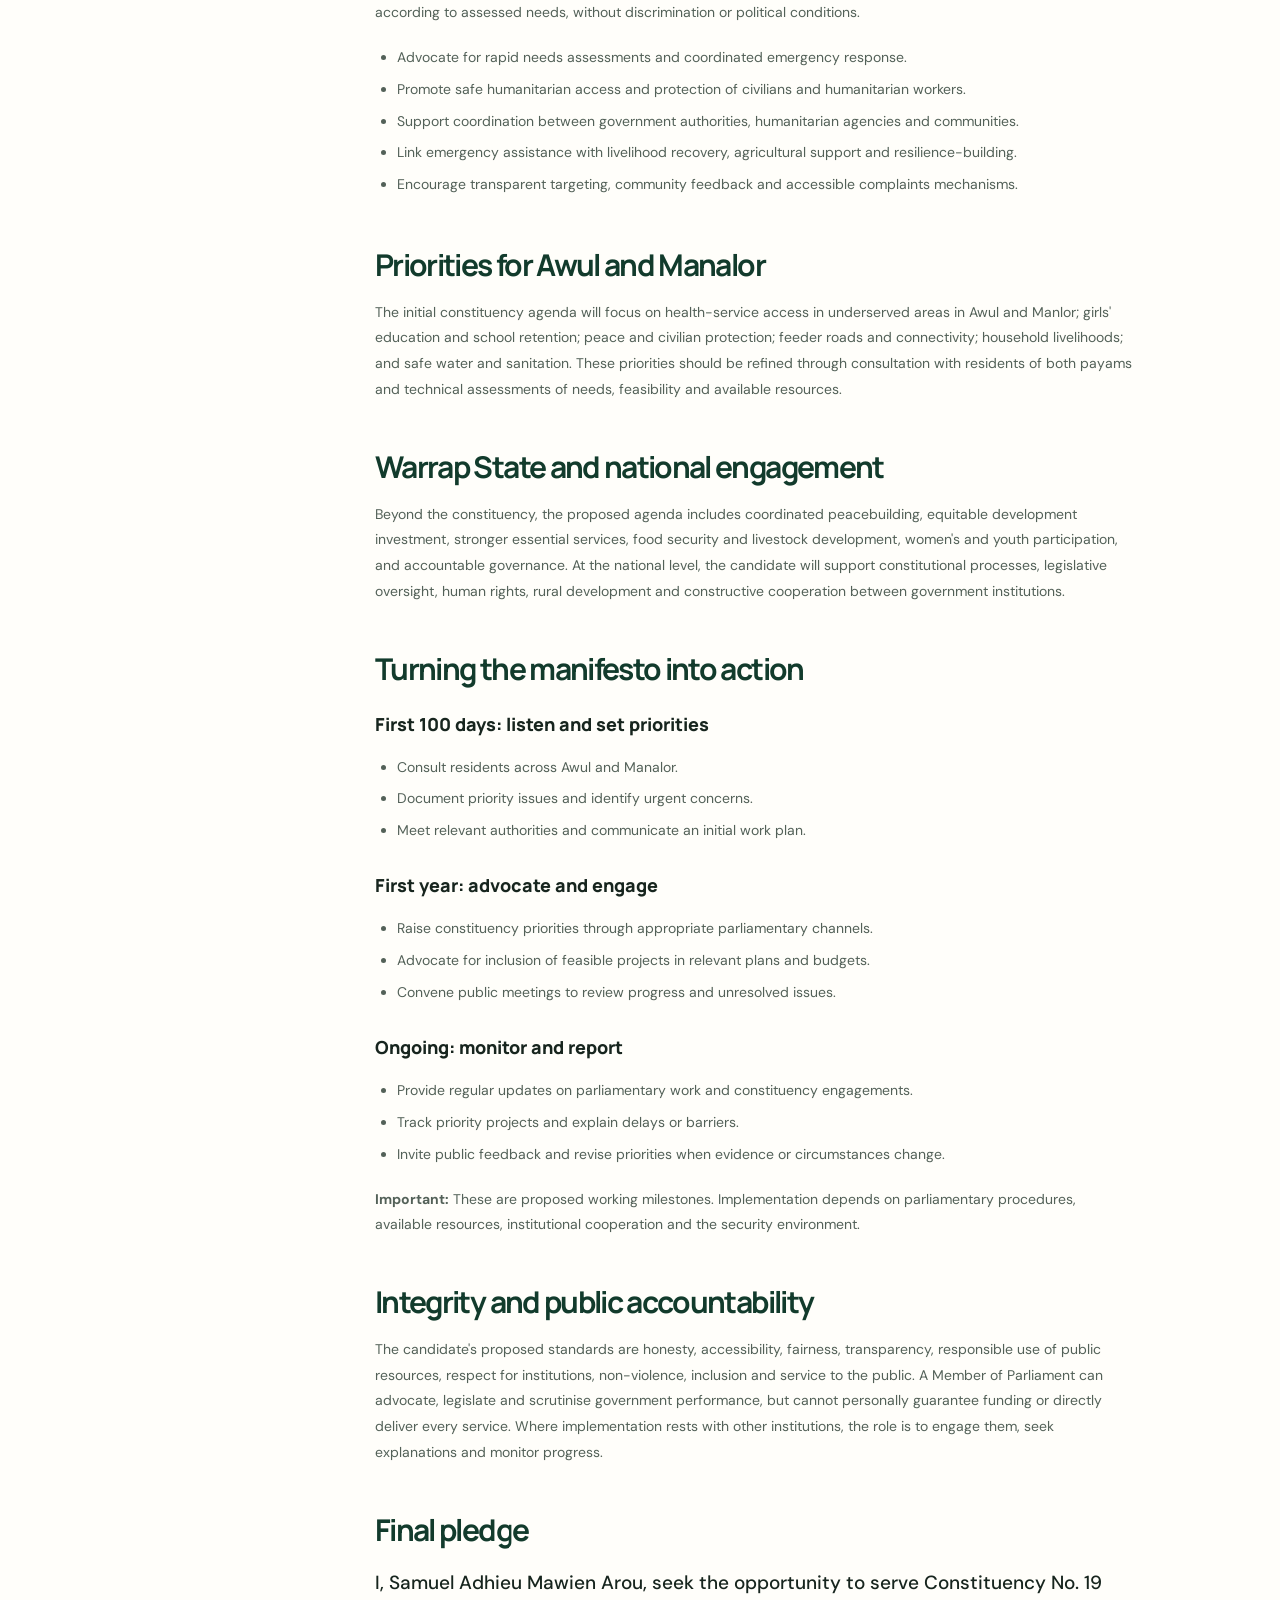
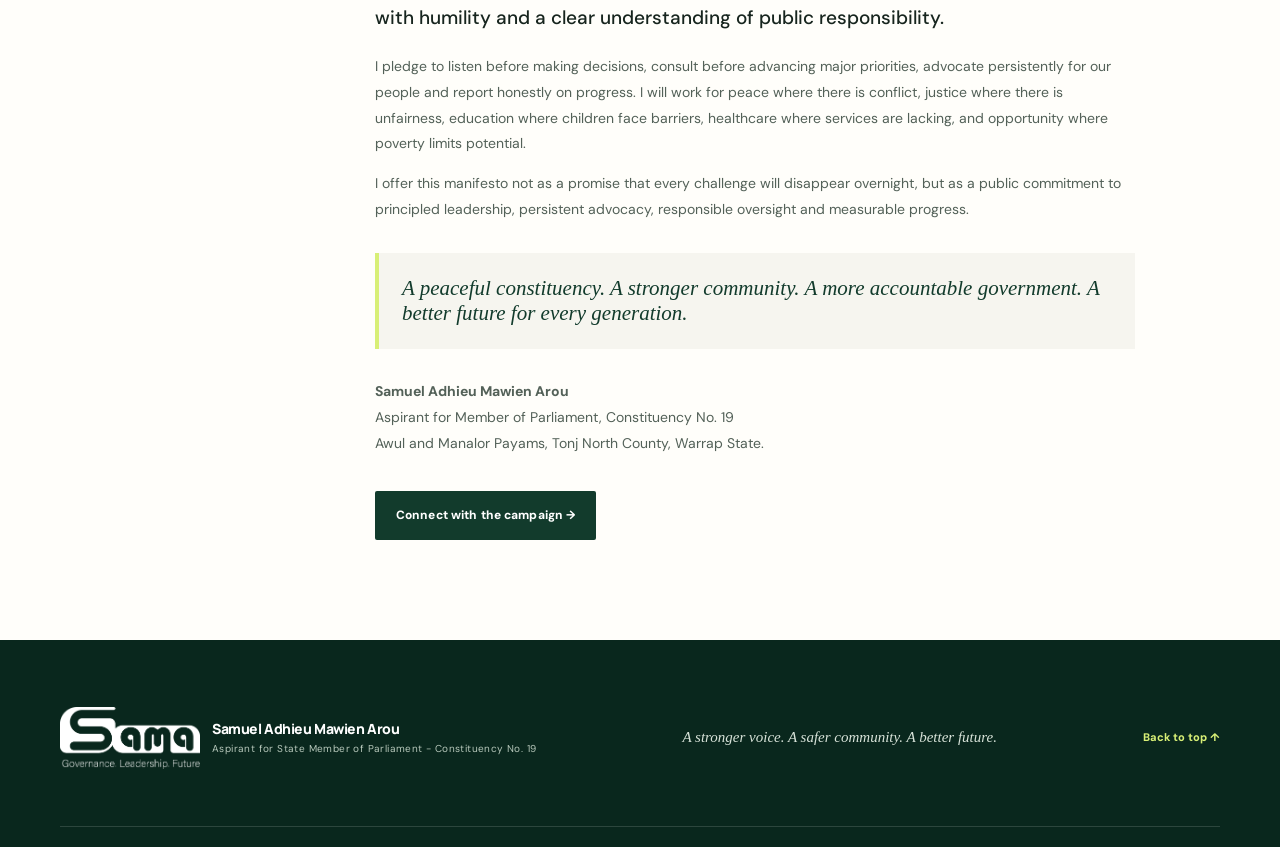
<file: manifesto.html>
<!doctype html>
<html lang="en">
  <head>
    <meta charset="UTF-8" />
    <meta name="viewport" content="width=device-width, initial-scale=1" />
    <meta
      name="description"
      content="The proposed political manifesto of Samuel Adhieu Mawien Arou for Constituency No. 19, Awul and Manalor Payams."
    />
    <title>Full Manifesto | Samuel Adhieu Mawien Arou</title>
    <link rel="preconnect" href="https://fonts.googleapis.com" />
    <link rel="preconnect" href="https://fonts.gstatic.com" crossorigin />
    <link
      href="https://fonts.googleapis.com/css2?family=DM+Sans:wght@400;500;600;700&family=Manrope:wght@400;500;600;700;800&display=swap"
      rel="stylesheet"
    />
    <link rel="stylesheet" href="styles.css" />
    <link rel="icon" href="assets/favicon.png" type="image/png" />
    <style>
      .manifesto-page {
        padding: 72px 0 100px;
        background: var(--paper);
      }
      .manifesto-layout {
        display: grid;
        grid-template-columns: 245px minmax(0, 760px);
        gap: 70px;
        align-items: start;
      }
      .manifesto-toc {
        position: sticky;
        top: 110px;
        background: var(--cream);
        padding: 25px;
      }
      .manifesto-toc strong {
        display: block;
        font: 800 12px var(--display);
        margin-bottom: 14px;
      }
      .manifesto-toc a {
        display: block;
        font-size: 11px;
        padding: 7px 0;
        color: var(--muted);
        border-bottom: 1px solid var(--line);
      }
      .manifesto-article h1 {
        font-size: clamp(38px, 5vw, 58px);
        color: var(--forest);
        margin-bottom: 20px;
      }
      .manifesto-article h1 em,
      .manifesto-article h2 em {
        color: var(--green);
      }
      .manifesto-article h2 {
        font-size: 30px;
        color: var(--forest);
        margin: 48px 0 18px;
      }
      .manifesto-article h3 {
        font: 800 18px var(--display);
        margin: 26px 0 10px;
      }
      .manifesto-article p,
      .manifesto-article li {
        font-size: 14px;
        color: #536158;
        line-height: 1.85;
      }
      .manifesto-article ul {
        padding-left: 22px;
      }
      .manifesto-article li {
        padding: 3px 0;
      }
      .manifesto-article .lead {
        font-size: 19px;
        color: var(--ink);
      }
      .manifesto-article .callout {
        background: var(--cream);
        border-left: 4px solid var(--lime);
        padding: 23px;
        margin: 30px 0;
        font: italic 21px var(--serif);
        color: var(--forest);
      }
      .manifesto-article .eyebrow {
        margin-bottom: 18px;
      }
      .manifesto-back {
        margin-bottom: 30px;
        display: inline-block;
        font-size: 12px;
        font-weight: 800;
        color: var(--green);
      }
      @media (max-width: 800px) {
        .manifesto-layout {
          grid-template-columns: 1fr;
          gap: 35px;
        }
        .manifesto-toc {
          position: static;
          display: grid;
          grid-template-columns: 1fr 1fr;
          gap: 0 15px;
        }
        .manifesto-toc strong {
          grid-column: 1/-1;
        }
      }
    </style>
  </head>
  <body>
    <div class="topline">
      <div class="container topline-inner">
        <span>Constituency No. 19 · Awul &amp; Manalor Payams</span
        ><span>Tonj North County · Warrap State · South Sudan</span>
      </div>
    </div>
    <header class="site-header">
      <div class="container nav-wrap">
        <a class="brand" href="index.html">
          <span class="brand-mark">
            <img src="assets/sama-logo.png" alt="SAMA_Logo" />
          </span>
          <span class="brand-copy"
            ><strong>Samuel Adhieu Mawien Arou</strong
            ><small>Public Service · Constituency 19</small></span
          ></a
        ><a class="nav-cta" href="index.html#contact">Connect with us ↗</a>
      </div>
    </header>
    <main class="manifesto-page">
      <div class="container manifesto-layout">
        <aside class="manifesto-toc">
          <strong>IN THIS MANIFESTO</strong><a href="#preamble">Preamble</a
          ><a href="#vision">Vision &amp; mission</a
          ><a href="#peace">Peace &amp; security</a
          ><a href="#education">Education</a
          ><a href="#health">Health &amp; nutrition</a
          ><a href="#livelihoods">Food security</a
          ><a href="#infrastructure">Infrastructure</a
          ><a href="#youth">Youth &amp; jobs</a
          ><a href="#inclusion">Women &amp; protection</a
          ><a href="#justice">Justice &amp; rights</a
          ><a href="#economy">Local economy</a
          ><a href="#governance">Accountability</a
          ><a href="#humanitarian">Humanitarian response</a
          ><a href="#delivery">Delivery plan</a
          ><a href="#pledge">Final pledge</a>
        </aside>
        <article class="manifesto-article">
          <a class="manifesto-back" href="index.html"
            >← Back to campaign home</a
          >
          <p class="eyebrow"><span></span> Proposed political manifesto</p>
          <h1>
            A stronger voice.<br /><em
              >A safer community.<br />A better future.</em
            >
          </h1>
          <p class="lead">
            Samuel Adhieu Mawien Arou · Aspirant for Member of Parliament,
            Constituency No. 19, Awul and Manalor Payams, Tonj North County,
            Warrap State.
          </p>
          <div class="callout">
            Public office is a responsibility to serve, not a privilege to
            enjoy.
          </div>

          <h2 id="preamble">Preamble</h2>
          <p>
            South Sudan faces serious development challenges, including
            conflict, economic hardship, limited infrastructure, weak access to
            public services and recurring humanitarian emergencies. In Warrap
            State, insecurity, cattle-related violence, climate shocks, food
            insecurity and barriers to education and healthcare place heavy
            pressure on families.
          </p>
          <p>
            Awul and Manalor deserve effective representation that translates
            community concerns into practical action. This manifesto sets out a
            proposed agenda for peace, justice, education, health, livelihoods,
            inclusive development and accountable leadership. It is a commitment
            to advocacy, legislative work, public oversight and partnership, not
            a claim that every project is already funded or approved.
          </p>

          <h2 id="vision">Vision and mission</h2>
          <h3>Vision</h3>
          <p>
            To build a peaceful, secure, educated, healthy, productive and
            united Community where people can live with dignity,
            access essential services and participate meaningfully in decisions
            affecting their future.
          </p>
          <h3>Mission</h3>
          <p>
            To represent our communities effectively through lawmaking,
            government oversight, community consultation and advocacy for
            equitable public investment, access to justice and stronger
            partnerships.
          </p>

          <h2 id="peace">1. Peace, security and civilian protection</h2>
          <p>
            Peace is the foundation of development. Insecurity disrupts
            education, trade, livestock production, humanitarian assistance and
            family stability. Women and children often bear a disproportionate
            burden when violence displaces families or separates them from their
            livelihoods.
          </p>
          <ul>
            <li>
              Promote regular peace consultations involving traditional leaders,
              women, youth, cattle keepers, religious institutions and
              neighbouring communities.
            </li>
            <li>
              Advocate for early-warning and response arrangements and stronger
              coordination with relevant security institutions.
            </li>
            <li>
              Support peaceful and lawful resolution of cattle theft, revenge
              attacks, abductions, grazing disputes and water-access conflicts.
            </li>
            <li>
              Advocate for impartial investigations and lawful action against
              serious crimes, including killings and sexual violence.
            </li>
            <li>
              Promote civilian protection, human rights education and safe,
              voluntary return and reintegration for displaced families.
            </li>
          </ul>

          <h2 id="education">2. Education for every child</h2>
          <p>
            Every child deserves an opportunity to learn. Poverty, insecurity,
            school costs, long distances, early marriage and inadequate learning
            facilities can prevent children from attending school consistently.
          </p>
          <ul>
            <li>
              Advocate for classroom rehabilitation, school access and better
              learning conditions based on assessed needs.
            </li>
            <li>
              Engage education authorities on teacher recruitment, deployment,
              attendance and professional development.
            </li>
            <li>
              Promote girls' retention, menstrual hygiene support and prevention
              of early and forced marriage.
            </li>
            <li>
              Advocate for school feeding and targeted assistance for vulnerable
              children where needs and funding justify it.
            </li>
            <li>
              Support adult literacy, catch-up education, technical training and
              digital literacy.
            </li>
            <li>
              Promote safe schools free from exploitation, abuse and
              discrimination.
            </li>
          </ul>

          <h2 id="health">3. Healthcare, nutrition and human dignity</h2>
          <p>
            Distance, transport costs, shortages of trained health workers and
            limited medical supplies make preventable illnesses dangerous for
            rural families. Maternal health, newborn care, childhood illness and
            malnutrition require particular attention.
          </p>
          <ul>
            <li>
              Advocate for a health-service assessment in underserved areas in Awul and Manlor.
            </li>
            <li>
              Seek improved primary healthcare, maternal and newborn services,
              immunisation and referral arrangements.
            </li>
            <li>
              Promote health outreach for remote settlements and mobile
              populations.
            </li>
            <li>
              Advocate for screening and treatment of acute malnutrition among
              children under five and pregnant and breastfeeding women.
            </li>
            <li>
              Promote safe water, sanitation, hygiene and community health
              education.
            </li>
          </ul>

          <h2 id="livelihoods">
            4. Food security, agriculture and resilient livelihoods
          </h2>
          <p>
            Humanitarian food assistance remains essential for families facing
            acute hunger, but it should be complemented by longer-term measures
            that strengthen household production and resilience.
          </p>
          <ul>
            <li>
              Advocate for timely, impartial and needs-based humanitarian
              assistance.
            </li>
            <li>
              Promote agricultural extension, improved seeds, appropriate tools
              and climate-resilient farming.
            </li>
            <li>
              Support livestock vaccination, veterinary outreach and
              animal-health services.
            </li>
            <li>
              Encourage grain storage, produce aggregation, local processing and
              reduced post-harvest losses.
            </li>
            <li>
              Advocate for livelihood recovery for families whose homes, farms
              or livestock have been lost.
            </li>
          </ul>

          <h2 id="infrastructure">
            5. Roads, water, sanitation and infrastructure
          </h2>
          <ul>
            <li>
              Advocate for technical assessment and phased improvement of feeder
              roads connecting communities to schools, health facilities,
              markets and administrative centres.
            </li>
            <li>
              Promote safe and reliable community water points with clear
              maintenance arrangements.
            </li>
            <li>
              Advocate for improved sanitation in schools, health facilities and
              public places.
            </li>
            <li>
              Encourage solar energy and suitable renewable-energy solutions for
              essential services where feasible.
            </li>
            <li>
              Promote public disclosure of approved projects, budgets,
              contractors and implementation status where legally available.
            </li>
          </ul>

          <h2 id="youth">
            6. Youth empowerment, employment and entrepreneurship
          </h2>
          <ul>
            <li>
              Advocate for vocational training in locally relevant trades,
              agriculture, livestock management and information technology.
            </li>
            <li>
              Promote apprenticeships linking young people with skilled
              tradespeople and businesses.
            </li>
            <li>
              Encourage youth cooperatives, savings groups, financial literacy
              and enterprise development.
            </li>
            <li>
              Advocate for fair access to available training and employment
              opportunities.
            </li>
            <li>
              Support youth participation in peacebuilding, sports,
              environmental conservation and community service.
            </li>
          </ul>

          <h2 id="inclusion">7. Women, children and social inclusion</h2>
          <ul>
            <li>
              Promote women's participation in community decisions, peace
              processes and public consultations.
            </li>
            <li>
              Advocate for protection and referral services for survivors of
              gender-based violence.
            </li>
            <li>
              Support measures to prevent early and forced marriage, sexual
              violence and child exploitation.
            </li>
            <li>
              Advocate for accessible services for persons with disabilities,
              displaced people, returnees and extremely vulnerable households.
            </li>
            <li>
              Promote confidential complaint and referral systems that protect
              people from retaliation.
            </li>
          </ul>

          <h2 id="justice">
            8. Rule of law, access to justice and human rights
          </h2>
          <p>
            Justice must not depend on wealth, family connections, political
            influence or the ability to mobilise armed supporters.
          </p>
          <ul>
            <li>
              Advocate for improved access to police, courts, legal assistance
              and civil documentation services.
            </li>
            <li>
              Promote legal awareness on family rights, land disputes, child
              protection and criminal justice.
            </li>
            <li>
              Encourage cooperation between formal justice institutions and
              customary authorities while upholding fundamental rights and
              applicable law.
            </li>
            <li>
              Support fair, timely and impartial handling of complaints and
              investigations.
            </li>
            <li>
              Promote civic education on citizens' rights, responsibilities and
              lawful engagement with public institutions.
            </li>
          </ul>

          <h2 id="economy">9. Local economic development and markets</h2>
          <ul>
            <li>
              Advocate for better market access and transport connections
              between rural producers and trading centres.
            </li>
            <li>
              Promote agricultural and livestock value chains, producer groups
              and cooperatives.
            </li>
            <li>
              Encourage small businesses in retail trade, food processing,
              construction, transport and repair services.
            </li>
            <li>
              Support women's and youth-led enterprises, savings groups and
              financial literacy.
            </li>
            <li>
              Promote responsible management of land, water and other natural
              resources.
            </li>
          </ul>

          <h2 id="governance">
            10. Accountable governance and stronger representation
          </h2>
          <ul>
            <li>
              Hold regular consultations with elders, chiefs, women, youth,
              teachers, health workers, farmers, cattle keepers and traders.
            </li>
            <li>
              Maintain a constituency issue register and an accessible way for
              residents to raise concerns.
            </li>
            <li>
              Raise constituency priorities through appropriate parliamentary
              debates, committee work and budget discussions.
            </li>
            <li>
              Publish periodic updates on activities, issues raised, commitments
              secured and matters awaiting action.
            </li>
            <li>
              Promote transparent, needs-based allocation of public resources
              and lawful reporting of suspected misuse.
            </li>
            <li>
              Represent all constituents fairly, including those with different
              political opinions.
            </li>
          </ul>

          <h2 id="humanitarian">
            Humanitarian response: protect lives and restore dignity
          </h2>
          <p>
            People affected by conflict, displacement, hunger, malnutrition,
            drought or flooding must receive assistance according to assessed
            needs, without discrimination or political conditions.
          </p>
          <ul>
            <li>
              Advocate for rapid needs assessments and coordinated emergency
              response.
            </li>
            <li>
              Promote safe humanitarian access and protection of civilians and
              humanitarian workers.
            </li>
            <li>
              Support coordination between government authorities, humanitarian
              agencies and communities.
            </li>
            <li>
              Link emergency assistance with livelihood recovery, agricultural
              support and resilience-building.
            </li>
            <li>
              Encourage transparent targeting, community feedback and accessible
              complaints mechanisms.
            </li>
          </ul>

          <h2>Priorities for Awul and Manalor</h2>
          <p>
            The initial constituency agenda will focus on health-service access
            in underserved areas in Awul and Manlor; girls' education and school
            retention; peace and civilian protection; feeder roads and
            connectivity; household livelihoods; and safe water and sanitation.
            These priorities should be refined through consultation with
            residents of both payams and technical assessments of needs,
            feasibility and available resources.
          </p>

          <h2>Warrap State and national engagement</h2>
          <p>
            Beyond the constituency, the proposed agenda includes coordinated
            peacebuilding, equitable development investment, stronger essential
            services, food security and livestock development, women's and youth
            participation, and accountable governance. At the national level,
            the candidate will support constitutional processes, legislative
            oversight, human rights, rural development and constructive
            cooperation between government institutions.
          </p>

          <h2 id="delivery">Turning the manifesto into action</h2>
          <h3>First 100 days: listen and set priorities</h3>
          <ul>
            <li>Consult residents across Awul and Manalor.</li>
            <li>Document priority issues and identify urgent concerns.</li>
            <li>
              Meet relevant authorities and communicate an initial work plan.
            </li>
          </ul>
          <h3>First year: advocate and engage</h3>
          <ul>
            <li>
              Raise constituency priorities through appropriate parliamentary
              channels.
            </li>
            <li>
              Advocate for inclusion of feasible projects in relevant plans and
              budgets.
            </li>
            <li>
              Convene public meetings to review progress and unresolved issues.
            </li>
          </ul>
          <h3>Ongoing: monitor and report</h3>
          <ul>
            <li>
              Provide regular updates on parliamentary work and constituency
              engagements.
            </li>
            <li>Track priority projects and explain delays or barriers.</li>
            <li>
              Invite public feedback and revise priorities when evidence or
              circumstances change.
            </li>
          </ul>
          <p>
            <strong>Important:</strong> These are proposed working milestones.
            Implementation depends on parliamentary procedures, available
            resources, institutional cooperation and the security environment.
          </p>

          <h2>Integrity and public accountability</h2>
          <p>
            The candidate's proposed standards are honesty, accessibility,
            fairness, transparency, responsible use of public resources, respect
            for institutions, non-violence, inclusion and service to the public.
            A Member of Parliament can advocate, legislate and scrutinise
            government performance, but cannot personally guarantee funding or
            directly deliver every service. Where implementation rests with
            other institutions, the role is to engage them, seek explanations
            and monitor progress.
          </p>

          <h2 id="pledge">Final pledge</h2>
          <p class="lead">
            I, Samuel Adhieu Mawien Arou, seek the opportunity to serve
            Constituency No. 19 with humility and a clear understanding of
            public responsibility.
          </p>
          <p>
            I pledge to listen before making decisions, consult before advancing
            major priorities, advocate persistently for our people and report
            honestly on progress. I will work for peace where there is conflict,
            justice where there is unfairness, education where children face
            barriers, healthcare where services are lacking, and opportunity
            where poverty limits potential.
          </p>
          <p>
            I offer this manifesto not as a promise that every challenge will
            disappear overnight, but as a public commitment to principled
            leadership, persistent advocacy, responsible oversight and
            measurable progress.
          </p>
          <div class="callout">
            A peaceful constituency. A stronger community. A more accountable
            government. A better future for every generation.
          </div>
          <p>
            <strong>Samuel Adhieu Mawien Arou</strong><br />Aspirant for Member
            of Parliament, Constituency No. 19<br />Awul and Manalor Payams,
            Tonj North County, Warrap State.
          </p>
          <a class="button button-dark" href="index.html#contact"
            >Connect with the campaign →</a
          >
        </article>
      </div>
    </main>
    <footer class="site-footer">
      <div class="container footer-main">
        <a class="brand brand-footer" href="#top"
          ><span class="brand-mark">
            <img src="assets/sama-logo-bw.png" alt="SAMA_Logo-white" /> </span
          ><span class="brand-copy"
            ><strong>Samuel Adhieu Mawien Arou</strong
            ><small
              >Aspirant for State Member of Parliament - Constituency No.
              19</small
            ></span
          ></a
        >
        <p>A stronger voice. A safer community. A better future.</p>
        <a class="back-top" href="#">Back to top ↑</a>
      </div>
     
    </footer>
  </body>
</html>
</file>
<file: styles.css>
/* Samuel Adhieu Mawien Arou campaign website
   Edit colours, text and image URLs here. */
:root{
  --forest:#123b2c;--forest-2:#1b4a38;--green:#2f684c;--lime:#d8ef76;
  --cream:#f6f5ef;--paper:#fffefa;--ink:#17251e;--muted:#68746c;
  --line:#dfe4dc;--serif:Georgia,"Times New Roman",serif;
  --sans:"DM Sans",Arial,sans-serif;--display:"Manrope","DM Sans",sans-serif;
  --container:1160px;--shadow:0 18px 50px rgba(17,43,31,.10)
}
*{box-sizing:border-box}html{scroll-behavior:smooth;scroll-padding-top:90px}
body{margin:0;background:var(--paper);color:var(--ink);font-family:var(--sans);font-size:16px;line-height:1.7}
img{max-width:100%;display:block}a{color:inherit;text-decoration:none}button,input,textarea,select{font:inherit}
.container{width:min(var(--container),calc(100% - 48px));margin-inline:auto}
.skip-link{position:absolute;left:-9999px;top:8px;background:white;padding:10px;z-index:100}.skip-link:focus{left:8px}
.topline{background:#0a2a1f;color:#dbe7dc;font-size:11px;letter-spacing:.06em;text-transform:uppercase}
.topline-inner{display:flex;justify-content:space-between;gap:20px;padding:9px 0}
.site-header{position:sticky;top:0;z-index:50;background:rgba(255,254,250,.96);backdrop-filter:blur(12px);border-bottom:1px solid rgba(18,59,44,.09)}
.nav-wrap{height:82px;display:flex;align-items:center;justify-content:space-between;gap:24px}
.brand{
  display:flex;
  align-items:center;
  gap:12px;
  min-width:max-content}
  .brand-mark{
    width:140px;
    height:120px;
       display:grid;
    place-items:center;  
}
.brand-copy{display:flex;flex-direction:column;line-height:1.3}.brand-copy strong{font-family:var(--display);font-size:14px;font-weight:800;letter-spacing:-.03em}.brand-copy small{font-size:10px;color:var(--muted);margin-top:4px;letter-spacing:.04em}
.primary-nav{display:flex;align-items:center;gap:28px;font-size:12px;font-weight:700}.primary-nav>a:not(.nav-cta){transition:color .2s}.primary-nav>a:hover{color:var(--green)}
.nav-cta{background:var(--forest);color:white;padding:13px 17px;border-radius:3px}.nav-cta span{color:var(--lime);padding-left:7px}
.menu-toggle{display:none;background:none;border:0;padding:8px;cursor:pointer}.menu-toggle span{display:block;width:24px;height:2px;background:var(--forest);margin:5px}
.hero{position:relative;min-height:670px;background:var(--forest);overflow:hidden;display:flex;align-items:center;color:white}
.hero-slider,.hero-shade{position:absolute;inset:0}.hero-slider{overflow:hidden;background:#123b2c}.hero-slide{position:absolute;inset:0;opacity:0;transform:scale(1.035);transition:opacity 900ms ease,transform 6s ease;pointer-events:none}.hero-slide.is-active{opacity:1;transform:scale(1);z-index:1}.hero-slide img{width:100%;height:100%;display:block;object-fit:cover;object-position:center 42%}.hero-shade{z-index:2;background:linear-gradient(90deg,rgba(7,32,23,.92) 0%,rgba(8,37,26,.78) 42%,rgba(9,37,27,.28) 100%),linear-gradient(0deg,rgba(8,29,21,.4),transparent 60%)}
.hero-content{position:relative;z-index:3;padding:100px 0 110px}
.eyebrow{font-size:10px;letter-spacing:.16em;text-transform:uppercase;font-weight:800;color:var(--green);display:flex;align-items:center;gap:10px;margin:0 0 22px}
.eyebrow span{display:inline-block;width:27px;height:2px;background:var(--green)}.eyebrow.light{color:#e1ebdc}.eyebrow.light span{background:var(--lime)}
h1,h2,h3,p{margin-top:0}h1,h2{font-family:var(--display);letter-spacing:-.055em;line-height:1.08;font-weight:700}h1{font-size:clamp(44px,6vw,76px);max-width:780px;margin-bottom:24px}h1 em,h2 em{font-family:var(--serif);font-weight:400;color:var(--lime);letter-spacing:-.04em}
.hero-intro{font-size:17px;color:#e0e9e0;max-width:540px;line-height:1.8;margin-bottom:32px}
.hero-actions{display:flex;flex-wrap:wrap;gap:12px}.button{display:inline-flex;align-items:center;justify-content:center;gap:20px;min-height:49px;padding:13px 20px;border:1px solid transparent;border-radius:2px;font-size:12px;font-weight:800;letter-spacing:.01em;cursor:pointer;transition:transform .2s,background .2s}
.button:hover{transform:translateY(-2px)}.button-lime{background:var(--lime);color:var(--forest)}.button-lime span{font-size:17px}.button-outline-light{border-color:rgba(255,255,255,.55);color:white;background:rgba(255,255,255,.04)}.button-outline-light:hover{background:rgba(255,255,255,.12)}
.hero-note{display:flex;align-items:center;gap:12px;color:#d0ddd2;font-size:11px;margin-top:58px}.note-line{width:36px;height:1px;background:var(--lime)}
.hero-stamp{position:absolute;z-index:4;right:max(24px,calc((100vw - var(--container))/2));bottom:0;background:var(--lime);color:var(--forest);width:240px;padding:19px 22px;display:flex;align-items:center;gap:13px}.hero-stamp strong{font-family:var(--display);font-size:47px;line-height:1}.hero-stamp span{font-size:10px;line-height:1.45;font-weight:800;text-transform:uppercase;letter-spacing:.04em}
.hero-slider-controls{position:absolute;z-index:5;left:max(18px,calc((100vw - var(--container))/2));bottom:28px;display:flex;align-items:center;gap:12px}.slider-arrow{width:36px;height:36px;display:grid;place-items:center;border:1px solid rgba(255,255,255,.55);border-radius:50%;background:rgba(8,37,26,.24);color:white;font-size:17px;cursor:pointer;transition:background .2s,border-color .2s}.slider-arrow:hover,.slider-arrow:focus-visible{background:var(--lime);border-color:var(--lime);color:var(--forest)}.slider-dots{display:flex;align-items:center;gap:7px}.slider-dot{width:8px;height:8px;padding:0;border:1px solid white;border-radius:99px;background:transparent;cursor:pointer;transition:width .25s,background .25s}.slider-dot.is-active{width:25px;background:var(--lime);border-color:var(--lime)}.slider-arrow:focus-visible,.slider-dot:focus-visible{outline:2px solid white;outline-offset:3px}
.promise-strip{background:var(--forest);color:white;border-top:1px solid rgba(255,255,255,.12)}.promise-grid{display:grid;grid-template-columns:repeat(4,1fr)}.promise-grid>div{padding:23px 22px;display:flex;align-items:center;gap:14px;border-right:1px solid rgba(255,255,255,.13);font-size:12px;font-weight:700}.promise-grid>div:first-child{border-left:1px solid rgba(255,255,255,.13)}.promise-number{color:var(--lime);font-size:10px;letter-spacing:.08em}
.section{padding:110px 0}.intro-grid{display:grid;grid-template-columns:1fr 1fr;gap:90px;align-items:start}.section-heading h2,.section-top h2,.context-content h2,.humanitarian-copy h2,.accountability-inner h2,.about-copy h2,.manifesto-content h2,.contact-grid h2{font-size:clamp(35px,4vw,52px);margin-bottom:25px}
.section-heading h2 em,.section-top h2 em,.about-copy h2 em,.contact-grid h2 em{color:var(--green);font-family:var(--serif);font-weight:400}.accent-rule{height:3px;width:70px;background:var(--lime);margin-top:33px}
.intro-copy{padding-top:37px;color:#58645b;font-size:14px}.intro-copy .lead,.lead{font-size:19px;line-height:1.6;color:var(--ink);font-weight:500}.text-link{display:inline-flex;align-items:center;gap:15px;font-weight:800;font-size:12px;color:var(--forest);border-bottom:1px solid #9bb5a2;padding-bottom:7px;margin-top:14px}.text-link span{color:var(--green);font-size:17px;transition:transform .2s}.text-link:hover span{transform:translateX(4px)}
.context-band{background:var(--forest);color:white}.context-grid{display:grid;grid-template-columns:1fr 1fr;min-height:440px}.context-photo{background:url("assets/images/shared-reality.png") center/cover;min-height:400px}.context-content{padding:72px 8% 68px}.context-content h2{font-size:clamp(34px,4vw,48px)}.context-content>p:not(.eyebrow){color:#d4e0d6;max-width:430px;font-size:14px;margin-bottom:26px}
.priorities-section{background:var(--cream)}.section-top{display:flex;align-items:end;justify-content:space-between;gap:50px;margin-bottom:48px}.section-top h2{margin-bottom:0}.section-summary{max-width:380px;color:var(--muted);font-size:14px;margin-bottom:6px}
.priority-grid{display:grid;grid-template-columns:repeat(3,1fr);gap:16px}.priority-card{background:var(--paper);padding:27px 27px 25px;border:1px solid #e7e9e1;min-height:300px;transition:transform .25s,box-shadow .25s}.priority-card:hover{transform:translateY(-4px);box-shadow:var(--shadow)}.priority-card.featured{background:var(--forest);color:white;border-color:var(--forest)}.card-top{display:flex;justify-content:space-between;align-items:center;margin-bottom:30px}.card-number{font-size:11px;color:var(--green);font-weight:800;letter-spacing:.1em}.featured .card-number{color:var(--lime)}.card-icon{width:35px;height:35px;border-radius:50%;display:grid;place-items:center;background:#edf2e6;color:var(--forest);font-size:18px}.featured .card-icon{background:rgba(216,239,118,.15);color:var(--lime)}
.priority-card h3{font-family:var(--display);font-size:19px;letter-spacing:-.035em;line-height:1.3;margin-bottom:12px}.priority-card p{font-size:12px;line-height:1.75;color:var(--muted);margin-bottom:17px}.featured p{color:#d0ded2}.priority-card ul{padding:0 0 0 15px;margin:0;color:#59665d;font-size:11px;line-height:1.9}.priority-card li::marker{color:#82a43e}.featured ul{color:#d8e5da}
.humanitarian-section{background:#e7eadf;padding:95px 0}.humanitarian-grid{display:grid;grid-template-columns:1.05fr .95fr;gap:75px;align-items:center}.humanitarian-copy{background:var(--forest);color:white;padding:55px 48px;margin-right:-115px;position:relative;z-index:2}.humanitarian-copy h2{font-size:clamp(34px,4vw,48px)}.humanitarian-copy>p:not(.eyebrow){color:#d7e2d8;font-size:13px;line-height:1.8}.humanitarian-copy .button{margin-top:14px}.humanitarian-image{height:470px;background:url("assets/images/children.jpg") center/cover}
.action-section{background:var(--paper)}.timeline{max-width:850px;margin:30px auto 0}.timeline-item{display:grid;grid-template-columns:60px 1fr;gap:25px;padding:28px 0;border-bottom:1px solid var(--line)}.timeline-dot{width:46px;height:46px;display:grid;place-items:center;background:var(--lime);border-radius:50%;font-family:var(--display);font-size:12px;font-weight:800;color:var(--forest)}.timeline-label{font-size:10px;color:var(--green);letter-spacing:.14em;text-transform:uppercase;font-weight:800;margin-bottom:6px}.timeline-item h3{font-family:var(--display);font-size:21px;margin-bottom:7px;letter-spacing:-.03em}.timeline-item p:last-child{max-width:650px;color:var(--muted);font-size:13px;margin-bottom:0}.small-note{font-size:10px;color:var(--muted);line-height:1.7}
.accountability-band{background:var(--forest);color:white;padding:80px 0}.accountability-inner{display:grid;grid-template-columns:1fr 1fr;gap:90px;align-items:center}.accountability-inner h2{margin-bottom:0}.accountability-points p{display:flex;gap:17px;border-bottom:1px solid rgba(255,255,255,.16);padding:12px 0;margin:0;color:#e0e9e1;font-size:13px}.accountability-points p span{color:var(--lime);font-size:10px;font-weight:800;padding-top:4px}
.about-section{background:var(--cream)}.about-grid{display:grid;grid-template-columns:.85fr 1.15fr;gap:90px;align-items:center}.about-visual{position:relative;padding:0 24px 30px 0}.portrait-placeholder{min-height:450px;background:linear-gradient(145deg,#d5dfd0,#9caf9a);display:flex;flex-direction:column;align-items:center;justify-content:center;color:var(--forest);position:relative;overflow:hidden}.portrait-placeholder:before,.portrait-placeholder:after{content:"";position:absolute;border:1px solid rgba(18,59,44,.18);border-radius:50%;width:340px;height:340px}.portrait-placeholder:after{width:260px;height:260px}.portrait-initials{font-family:var(--display);font-size:100px;font-weight:800; letter-spacing:-.1em;z-index:1}.portrait-placeholder p{font-weight:800;font-size:12px;margin:0;z-index:1}.portrait-placeholder small{font-size:10px;z-index:1}.about-caption{position:absolute;right:0;bottom:0;background:var(--lime);padding:16px 20px;display:flex;gap:12px;align-items:center;font-size:10px;line-height:1.6}.caption-mark{width:8px;height:35px;background:var(--forest)}.about-caption strong{font-size:12px}.about-copy h2{margin-bottom:20px}.about-copy>p:not(.eyebrow){color:var(--muted);font-size:13px}.about-values{display:flex;gap:8px;flex-wrap:wrap;margin:23px 0}.about-values span{font-size:10px;font-weight:800;background:#e5eadf;color:var(--forest);padding:8px 12px}
.portrait-initials img{
  width: 100%;
  height: auto;
  border-radius: 10%;
}
.manifesto-cta{position:relative;overflow:hidden;background:var(--forest);color:white;padding:100px 0}.manifesto-bg{position:absolute;inset:0;background:linear-gradient(90deg,rgba(9,40,28,.95),rgba(9,40,28,.75)),url("assets/images/manifesto-bg.jpg") center/cover}.manifesto-content{position:relative;max-width:760px}.manifesto-content h2{font-size:clamp(40px,5vw,62px)}.manifesto-content>p:not(.eyebrow){max-width:570px;color:#d7e3d8;font-size:14px;margin-bottom:28px}
.contact-section{background:var(--paper)}.contact-grid{display:grid;grid-template-columns:1fr 1fr;gap:90px;align-items:start}.contact-grid h2{margin-bottom:20px}.contact-grid .lead{max-width:480px}.contact-details{display:grid;gap:21px;margin-top:35px}.contact-details>div{display:flex;gap:15px;align-items:flex-start}.contact-icon{width:39px;height:39px;flex:0 0 39px;border-radius:50%;background:#e8eddf;color:var(--forest);display:grid;place-items:center;font-size:16px}.contact-details small{display:block;font-size:10px;color:var(--muted);text-transform:uppercase;letter-spacing:.1em;font-weight:800}.contact-details a,.contact-details p{font-size:13px;font-weight:700;margin:2px 0}.contact-details .small-note{font-size:10px;font-weight:400}
.contact-form{background:var(--cream);padding:35px}.contact-form h3{font-family:var(--display);font-size:24px;letter-spacing:-.04em;margin-bottom:8px}.contact-form>p{font-size:11px;color:var(--muted)}.contact-form label{display:block;font-size:11px;font-weight:800;margin:17px 0 7px}.contact-form input,.contact-form textarea,.contact-form select{width:100%;padding:12px 13px;border:1px solid #d7ded4;background:var(--paper);border-radius:2px;color:var(--ink);font-size:12px;outline:none}.contact-form input:focus,.contact-form textarea:focus,.contact-form select:focus{border-color:var(--green);box-shadow:0 0 0 3px rgba(47,104,76,.1)}.contact-form textarea{resize:vertical}.button-dark{background:var(--forest);color:white;margin-top:20px}.button-dark span{color:var(--lime)}.form-status{margin:12px 0 0;color:var(--green);font-weight:700}
.site-footer{background:#09271d;color:white;padding:38px 0 20px}.footer-main{display:flex;align-items:center;justify-content:space-between;gap:25px;padding-bottom:28px;border-bottom:1px solid rgba(255,255,255,.14)}.brand-footer .brand-mark{color:var(--forest)}.brand-footer .brand-copy small{color:#b7c8bb}.footer-main>p{font-family:var(--serif);font-style:italic;color:#d7e2d8;font-size:15px;margin:0}.back-top{font-size:11px;font-weight:800;color:var(--lime)}.footer-bottom{display:flex;justify-content:space-between;gap:20px;padding:20px 0 8px;color:#b5c7b9;font-size:10px}.disclaimer{color:#94ab9a;font-size:9px;line-height:1.7;padding-top:10px}
@media(max-width:950px){.primary-nav{gap:16px}.primary-nav>a{font-size:11px}.nav-wrap{height:74px}.intro-grid,.about-grid{gap:50px}.priority-grid{grid-template-columns:repeat(2,1fr)}.humanitarian-grid{gap:40px}.humanitarian-copy{margin-right:-70px;padding:40px 32px}.contact-grid{gap:45px}}
@media(max-width:760px){.container{width:min(100% - 36px,var(--container))}.topline-inner{font-size:9px;flex-direction:column;gap:2px}.nav-wrap{height:70px}.menu-toggle{display:block}.primary-nav{position:absolute;top:70px;left:0;right:0;display:none;background:var(--paper);padding:20px 24px 25px;border-bottom:1px solid var(--line);flex-direction:column;align-items:stretch;gap:0;box-shadow:0 18px 25px rgba(0,0,0,.08)}.primary-nav.open{display:flex}.primary-nav>a{padding:12px 0;font-size:13px}.primary-nav .nav-cta{text-align:center;padding:13px;margin-top:8px}.hero{min-height:650px}.hero-content{padding:85px 0 125px}.hero-slide img{object-position:58% center}.hero-shade{background:linear-gradient(90deg,rgba(7,32,23,.92),rgba(8,37,26,.72)),linear-gradient(0deg,rgba(8,29,21,.5),transparent)}.hero-stamp{right:18px;width:180px;padding:14px}.hero-stamp strong{font-size:39px}.hero-intro{font-size:15px}.hero-slider-controls{left:18px;bottom:22px}.promise-grid{grid-template-columns:repeat(2,1fr)}.promise-grid>div{padding:17px 12px;border-bottom:1px solid rgba(255,255,255,.12);font-size:11px}.promise-grid>div:nth-child(odd){border-left:1px solid rgba(255,255,255,.13)}.section{padding:75px 0}.intro-grid,.context-grid,.humanitarian-grid,.accountability-inner,.about-grid,.contact-grid{grid-template-columns:1fr;gap:30px}.intro-copy{padding-top:0}.context-photo{min-height:300px}.context-content{padding:48px 0 55px}.section-top{display:block;margin-bottom:35px}.section-summary{margin-top:20px}.priority-grid{grid-template-columns:1fr}.priority-card{min-height:auto;padding:25px}.card-top{margin-bottom:20px}.humanitarian-section{padding:55px 0}.humanitarian-copy{margin:0;padding:35px 26px}.humanitarian-image{height:320px}.accountability-inner{gap:30px}.about-visual{padding-right:10px}.portrait-placeholder{min-height:360px}.portrait-placeholder:before{width:280px;height:280px}.portrait-placeholder:after{width:210px;height:210px}.portrait-initials{font-size:82px}.manifesto-cta{padding:75px 0}.contact-form{padding:25px 20px}.footer-main{align-items:flex-start;flex-direction:column}.footer-bottom{flex-direction:column;gap:7px}.brand-copy strong{font-size:13px}}
@media(max-width:420px){.hero{min-height:680px}.hero-content{padding-top:72px;padding-bottom:145px}.hero h1{font-size:clamp(39px,11vw,50px)}.hero-stamp{right:12px;width:150px;padding:11px}.hero-stamp strong{font-size:34px}.hero-stamp span{font-size:9px}.hero-slider-controls{left:12px;bottom:17px;gap:9px}.slider-arrow{width:32px;height:32px}.slider-dots{gap:5px}.slider-dot{width:7px;height:7px}.slider-dot.is-active{width:20px}}
@media(prefers-reduced-motion:reduce){html{scroll-behavior:auto}*,*::before,*::after{transition:none!important;animation:none!important}.hero-slide{transform:none!important}}

/* =========================================================
   MOBILE OVERFLOW PATCH — added to prevent horizontal scrolling
   Keep this block at the very end of styles.css.
   ========================================================= */
html,
body {
  width: 100%;
  max-width: 100%;
  overflow-x: clip;
}

body {
  min-width: 0;
}

img,
video,
iframe,
svg,
canvas {
  max-width: 100%;
}

.container,
section,
header,
footer,
main,
article,
.nav-wrap,
.hero-content,
.intro-grid,
.context-grid,
.humanitarian-grid,
.accountability-inner,
.about-grid,
.contact-grid,
.priority-grid,
.promise-grid,
.timeline-item,
.footer-main,
.footer-bottom {
  min-width: 0;
  max-width: 100%;
}

/* Grid and flex children must be allowed to shrink on narrow screens. */
.intro-grid > *,
.context-grid > *,
.humanitarian-grid > *,
.accountability-inner > *,
.about-grid > *,
.contact-grid > *,
.priority-grid > *,
.promise-grid > *,
.footer-main > *,
.footer-bottom > *,
.timeline-item > * {
  min-width: 0;
}

p,
li,
a,
button,
label,
small,
strong,
span,
h1,
h2,
h3 {
  overflow-wrap: anywhere;
}

input,
textarea,
select,
button {
  max-width: 100%;
}

@media (max-width: 760px) {
  .container {
    width: calc(100% - 32px);
    max-width: 100%;
    margin-inline: auto;
  }

  .nav-wrap {
    gap: 10px;
  }

  .brand {
    min-width: 0;
    max-width: calc(100% - 46px);
    gap: 8px;
  }

  .brand-mark {
    flex: 0 0 40px;
    width: 40px;
    height: 40px;
  }

  .brand-copy {
    min-width: 0;
  }

  .brand-copy strong {
    font-size: clamp(10px, 3.1vw, 13px);
    line-height: 1.2;
  }

  .brand-copy small {
    font-size: 9px;
    line-height: 1.3;
  }

  .menu-toggle {
    flex: 0 0 40px;
  }

  .primary-nav {
    left: 0;
    right: 0;
    width: 100%;
    max-width: 100%;
  }

  .hero {
    width: 100%;
    min-width: 0;
  }

  .hero-content {
    width: 100%;
  }

  .hero h1,
  .section-heading h2,
  .section-top h2,
  .context-content h2,
  .humanitarian-copy h2,
  .accountability-inner h2,
  .about-copy h2,
  .manifesto-content h2,
  .contact-grid h2 {
    max-width: 100%;
    overflow-wrap: anywhere;
  }

  .hero-stamp {
    max-width: calc(100% - 24px);
  }

  .humanitarian-copy {
    margin-right: 0;
    width: 100%;
  }

  .humanitarian-image {
    width: 100%;
    max-width: 100%;
  }

  .contact-form {
    width: 100%;
    max-width: 100%;
    min-width: 0;
  }

  .contact-form input,
  .contact-form textarea,
  .contact-form select {
    min-width: 0;
    width: 100%;
  }

  .about-visual {
    min-width: 0;
    max-width: 100%;
  }

  .about-caption {
    max-width: calc(100% - 10px);
    padding: 12px;
  }

  .timeline-item {
    grid-template-columns: 42px minmax(0, 1fr);
    gap: 14px;
  }

  .timeline-dot {
    width: 40px;
    height: 40px;
  }

  .footer-main,
  .footer-bottom {
    width: 100%;
  }
}

@media (max-width: 380px) {
  .container {
    width: calc(100% - 24px);
  }

  .topline-inner {
    overflow-wrap: anywhere;
  }

  .hero-content {
    padding-left: 0;
    padding-right: 0;
  }

  .hero-actions {
    align-items: stretch;
  }

  .hero-actions .button {
    max-width: 100%;
    gap: 10px;
    padding-inline: 14px;
  }

  .promise-grid > div {
    gap: 8px;
    padding-inline: 9px;
  }

  .section-heading h2,
  .section-top h2,
  .context-content h2,
  .humanitarian-copy h2,
  .accountability-inner h2,
  .about-copy h2,
  .manifesto-content h2,
  .contact-grid h2 {
    font-size: clamp(30px, 9vw, 38px);
  }
}


/* Facebook contact styling */
.contact-item {
  display: flex;
  align-items: center;
  gap: 15px;
  margin-bottom: 20px;
  min-width: 0;
}

.contact-icon {
  display: flex;
  align-items: center;
  justify-content: center;
  flex-shrink: 0;
  color: #0866ff;
}

.contact-details {
  min-width: 0;
}

.contact-details h4 {
  margin: 0 0 5px;
  font-weight: 700;
}

.contact-details a {
  color: #0866ff;
  text-decoration: none;
  overflow-wrap: anywhere;
  transition: color 0.2s ease;
}

.contact-details a:hover {
  color: #004bb5;
  text-decoration: underline;
}

@media (max-width: 600px) {
  .contact-item {
    gap: 12px;
    align-items: flex-start;
  }

  .contact-details a {
    font-size: 14px;
  }
}
</file>
